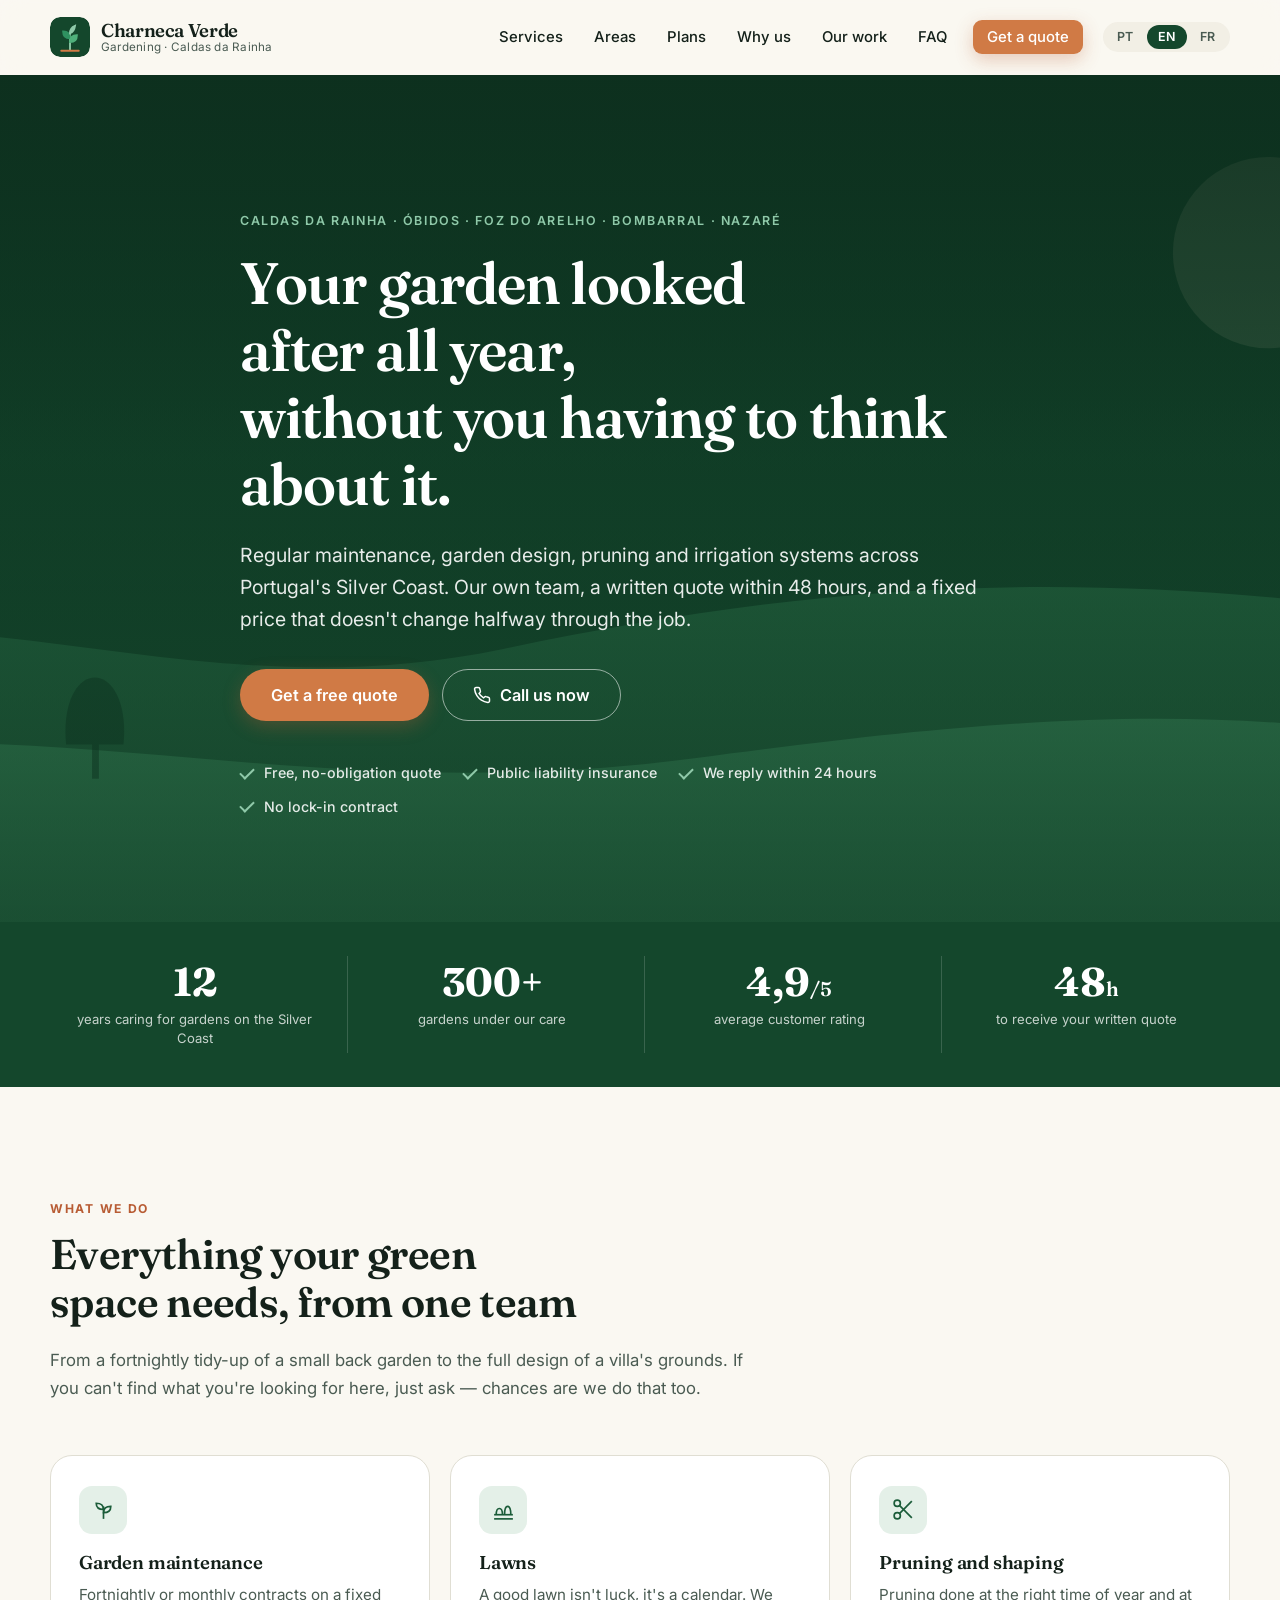
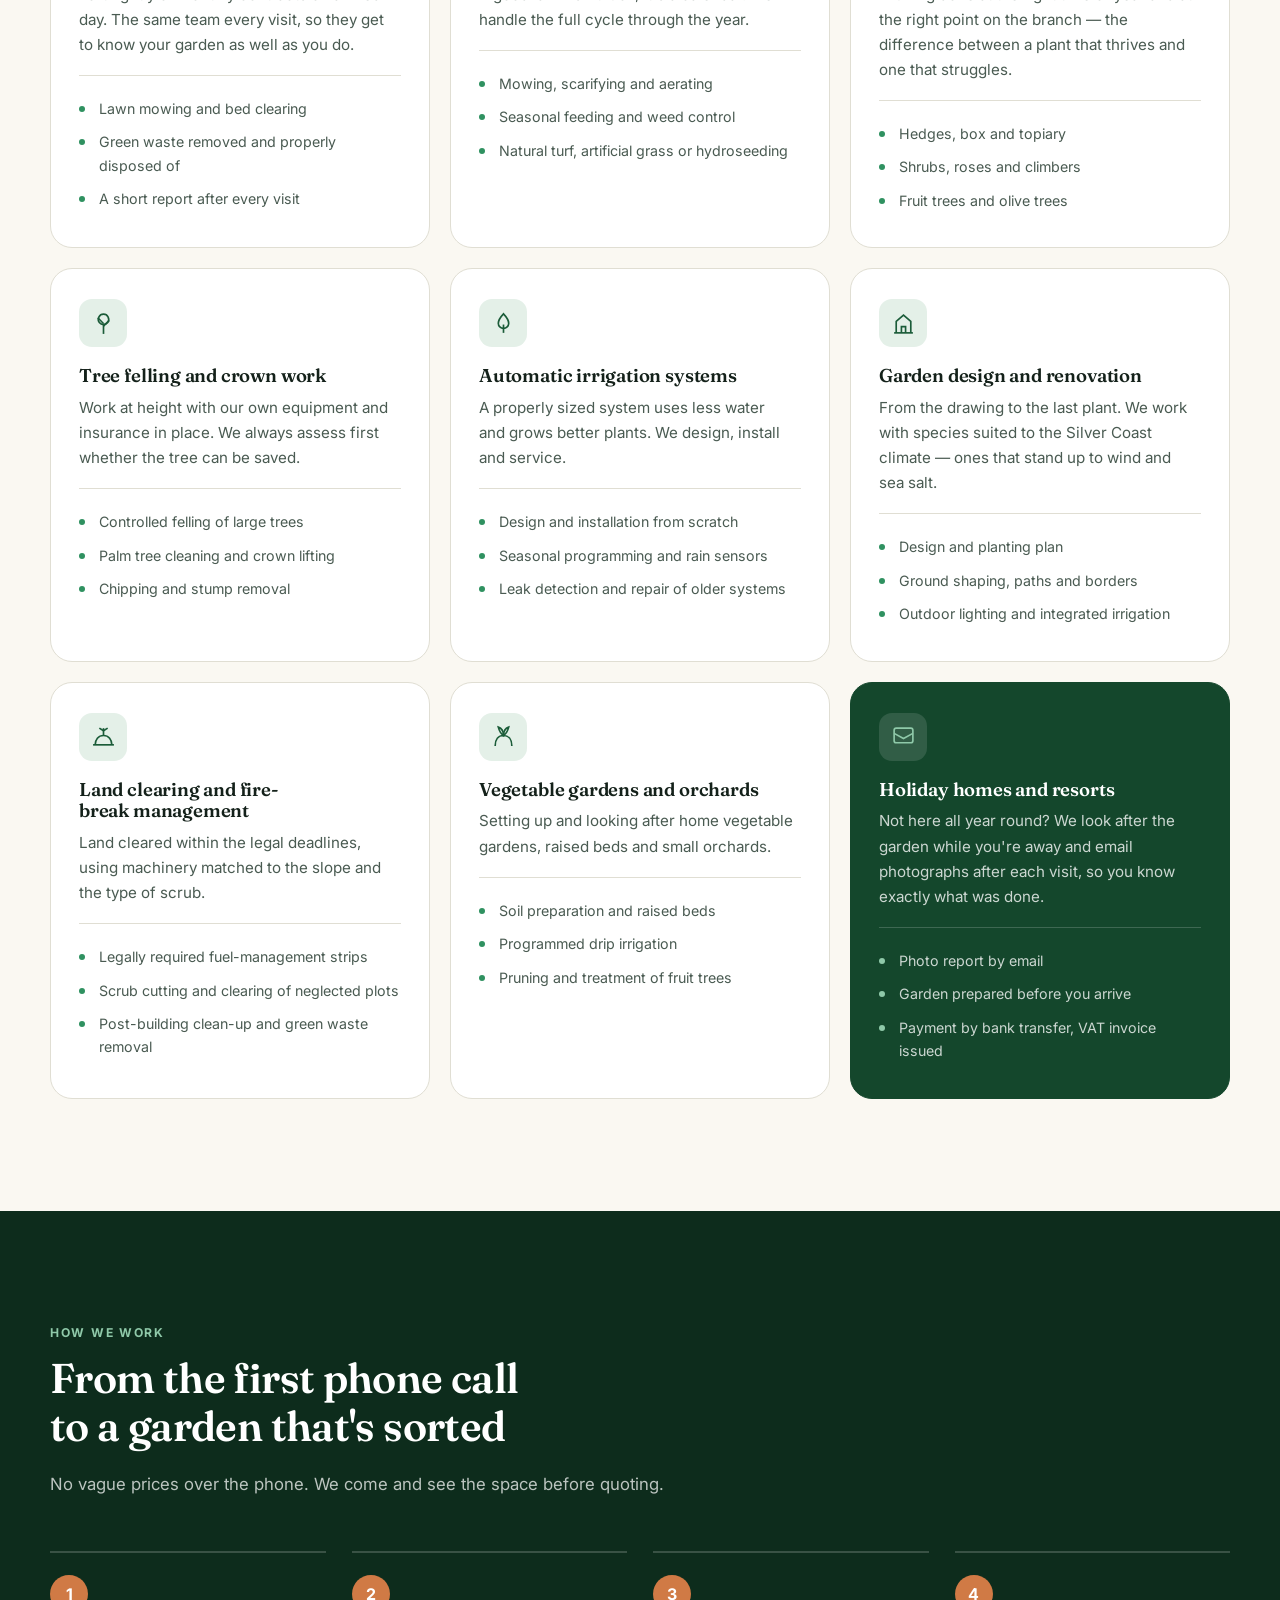
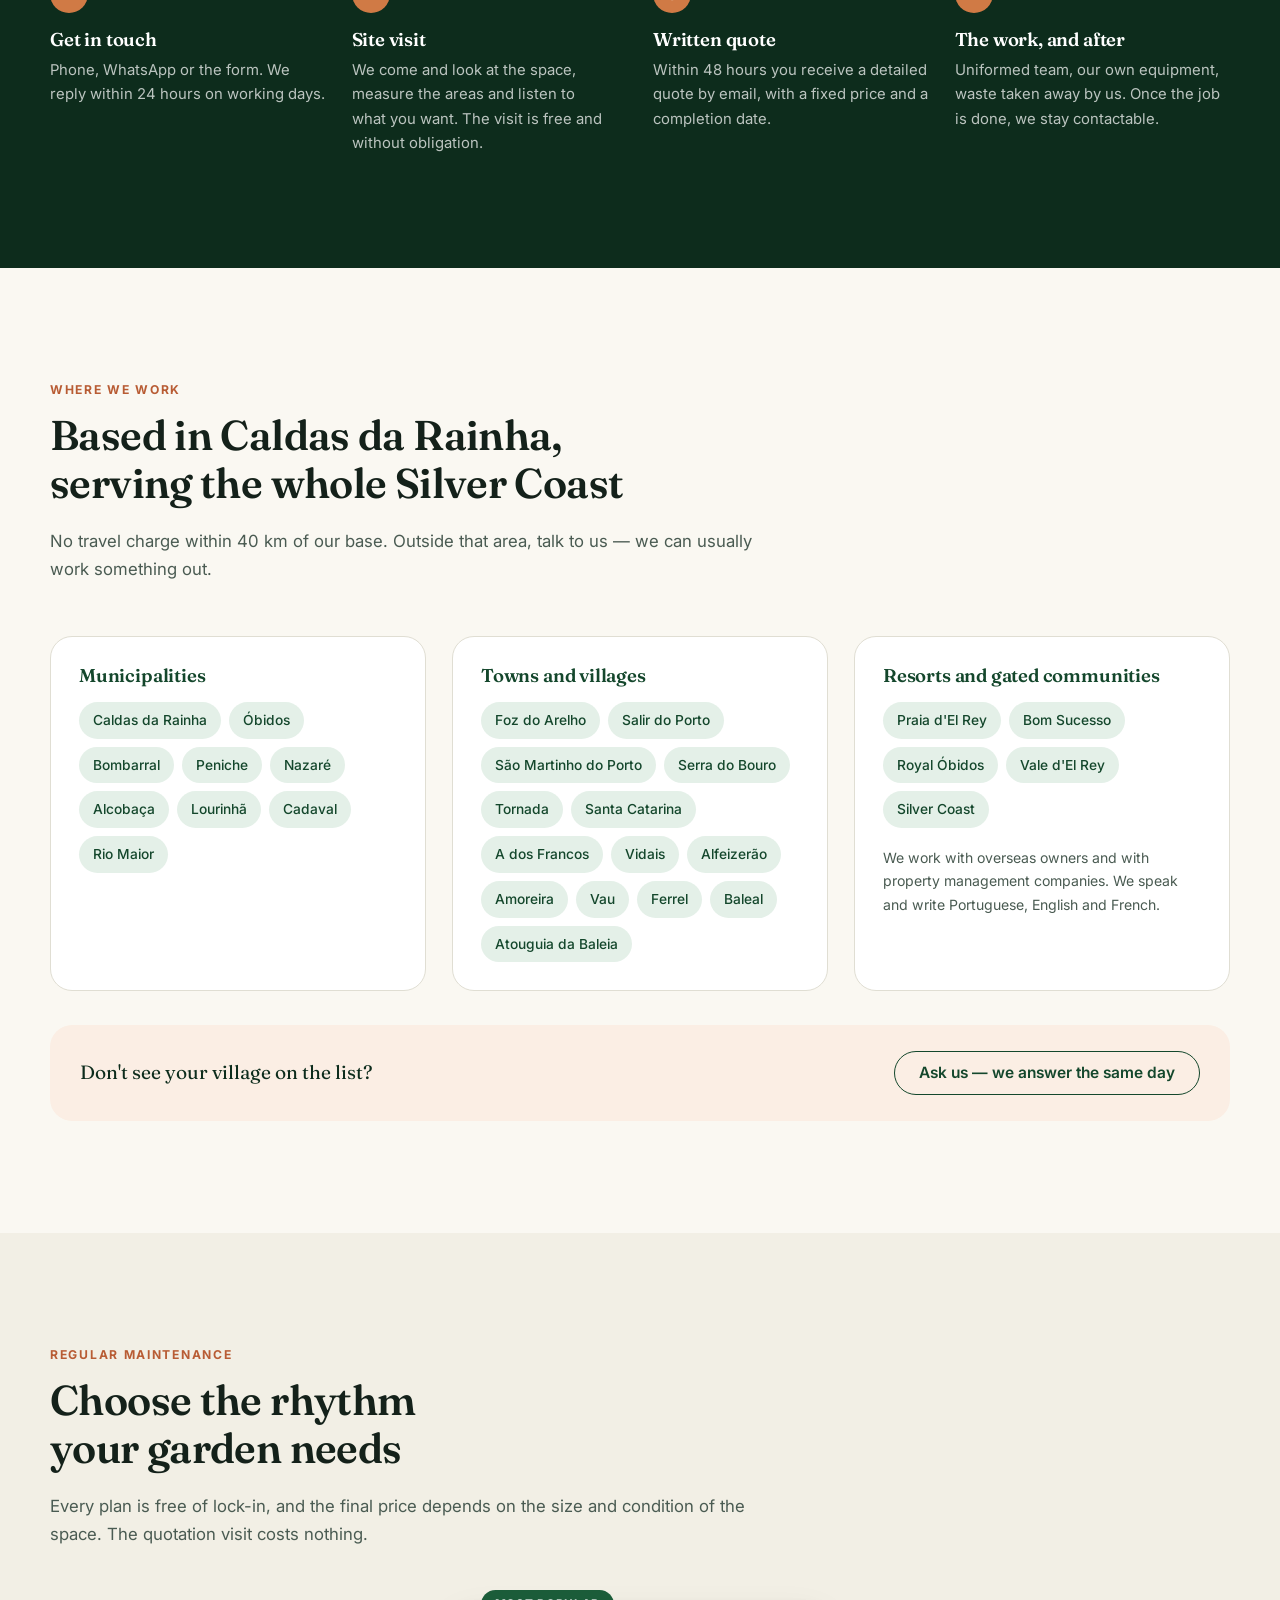
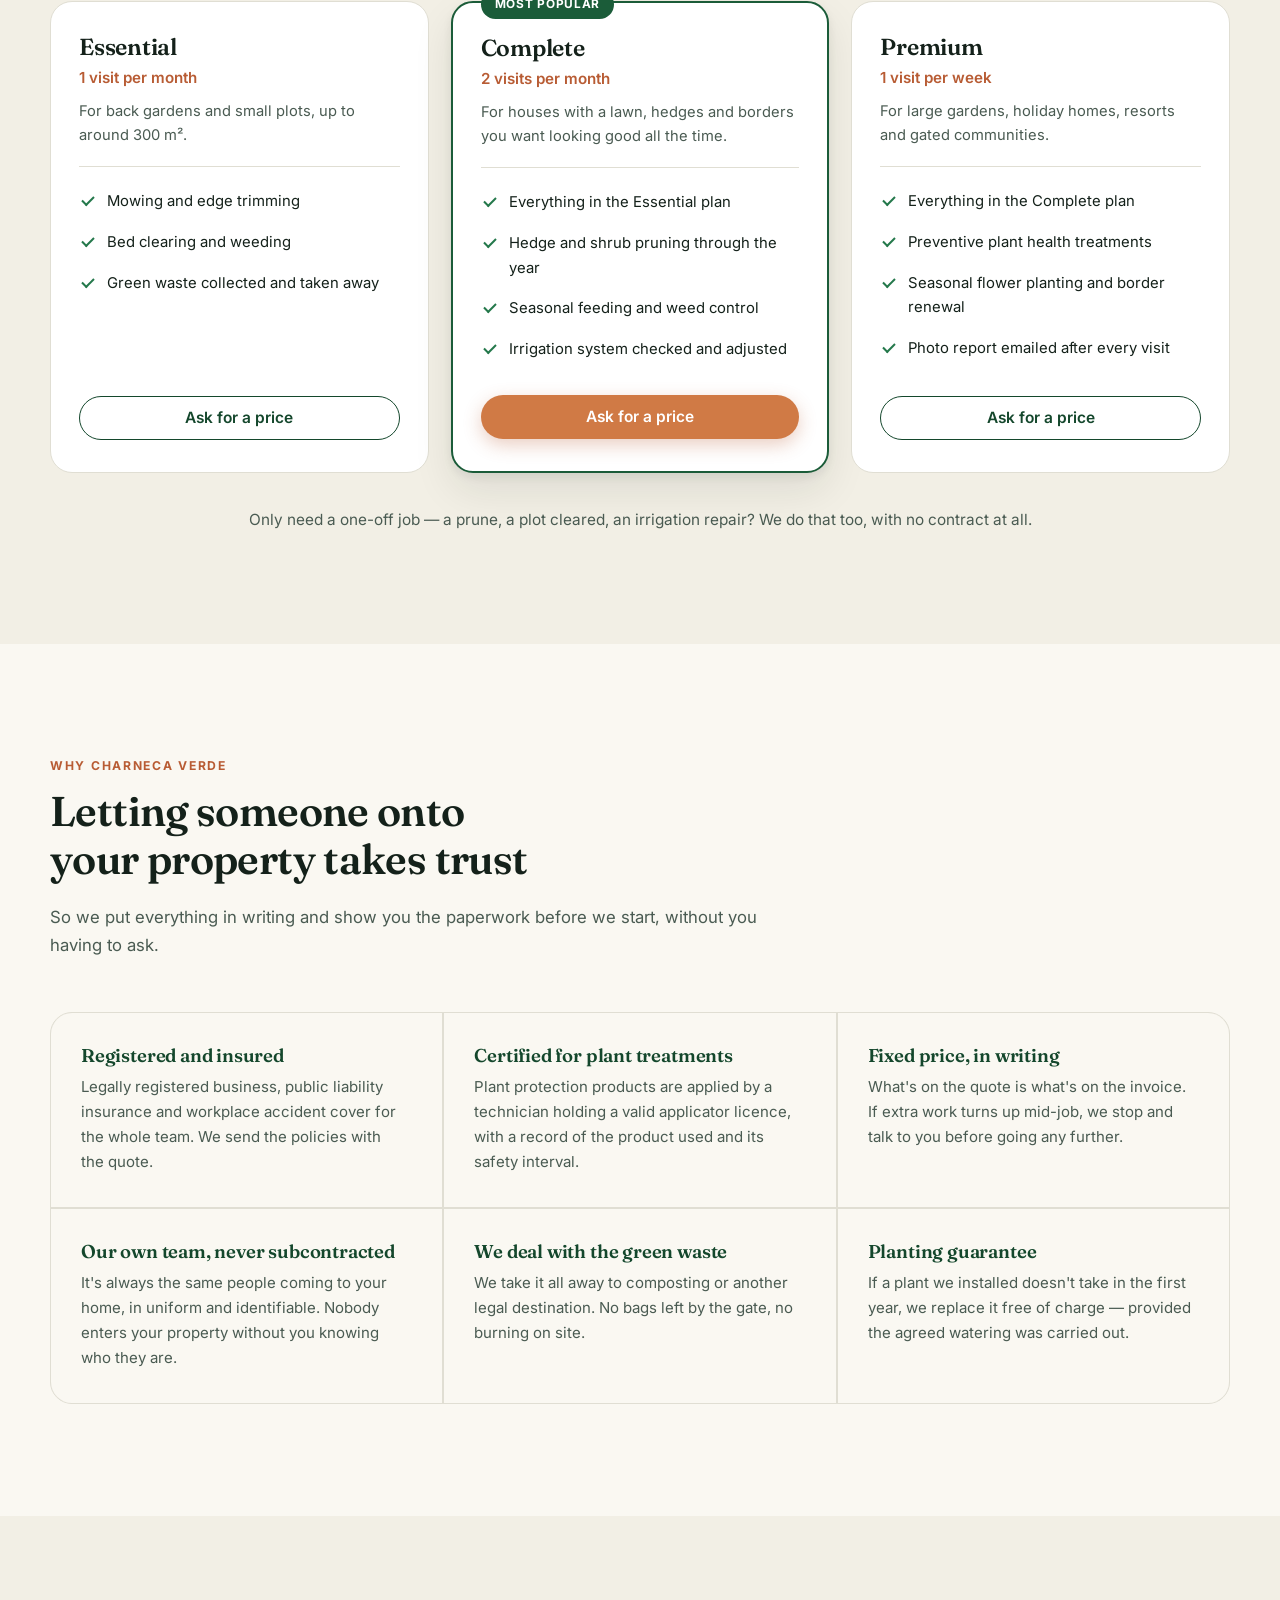
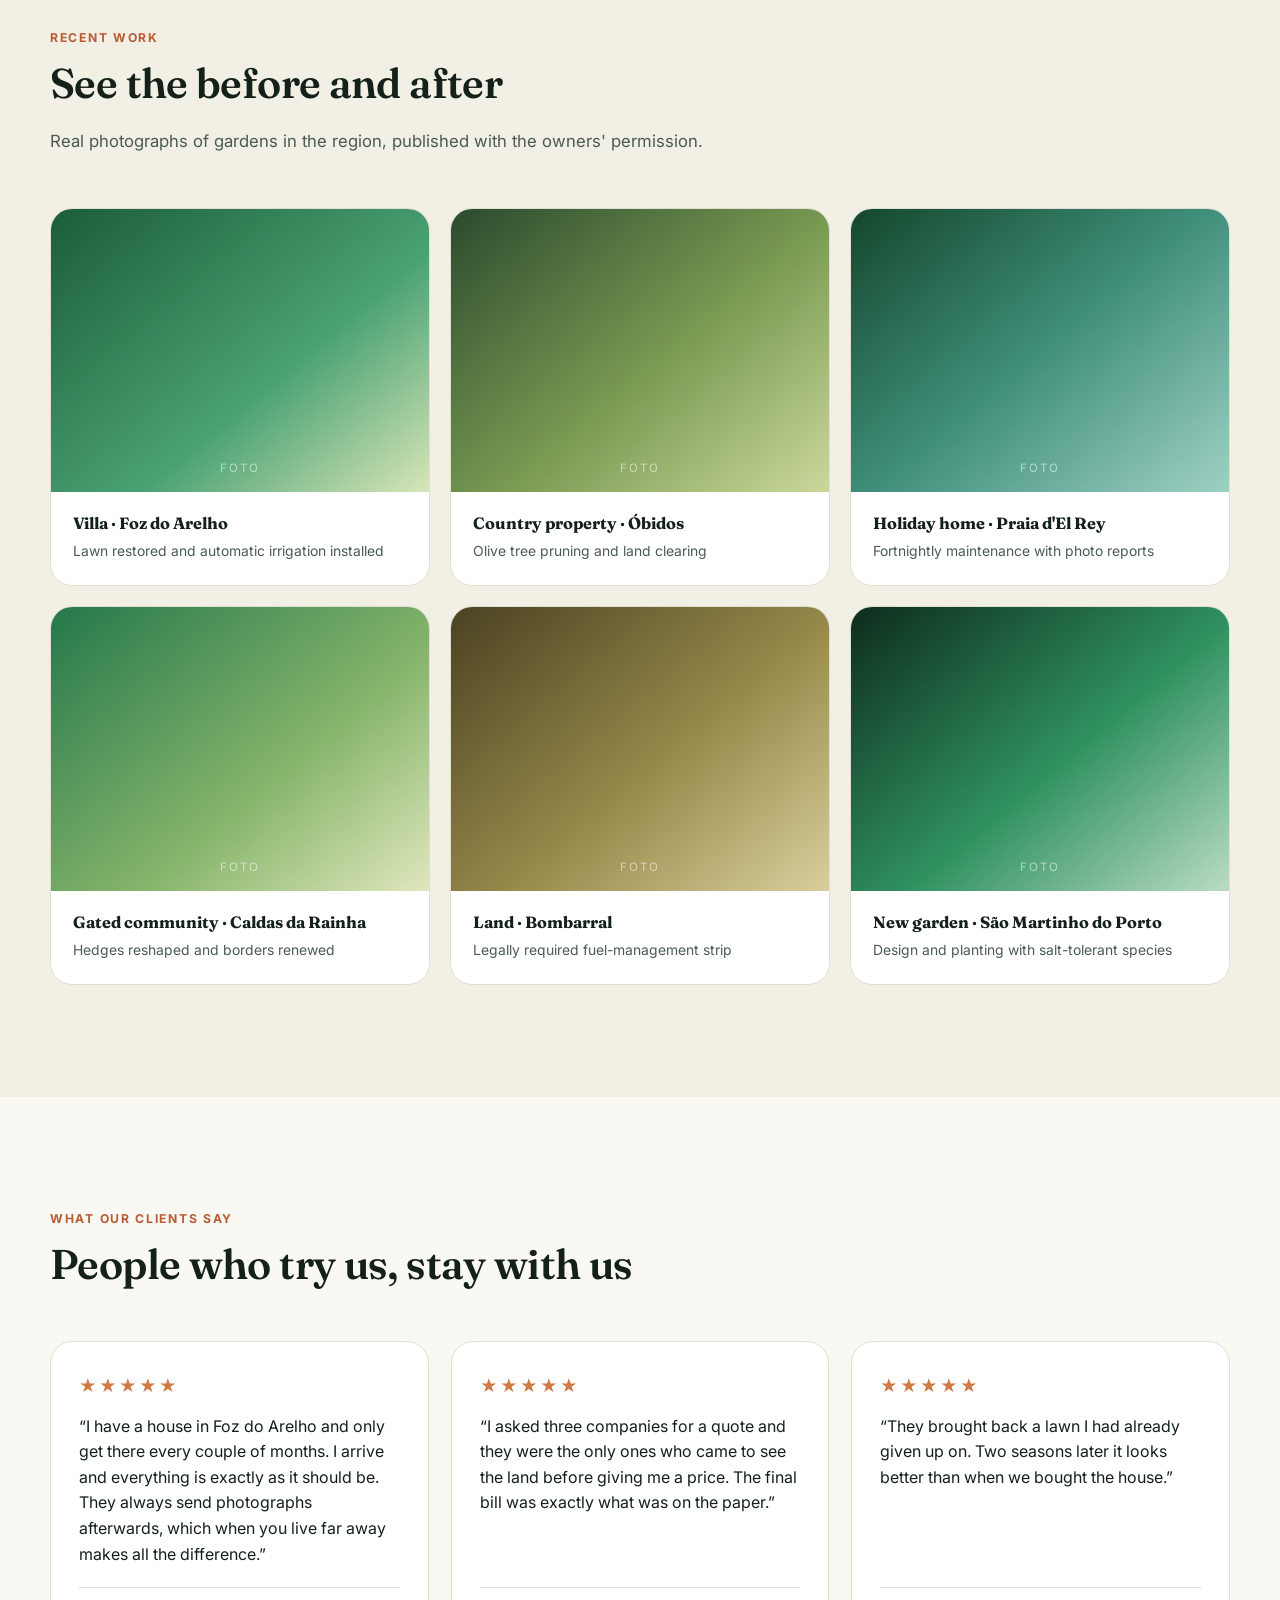
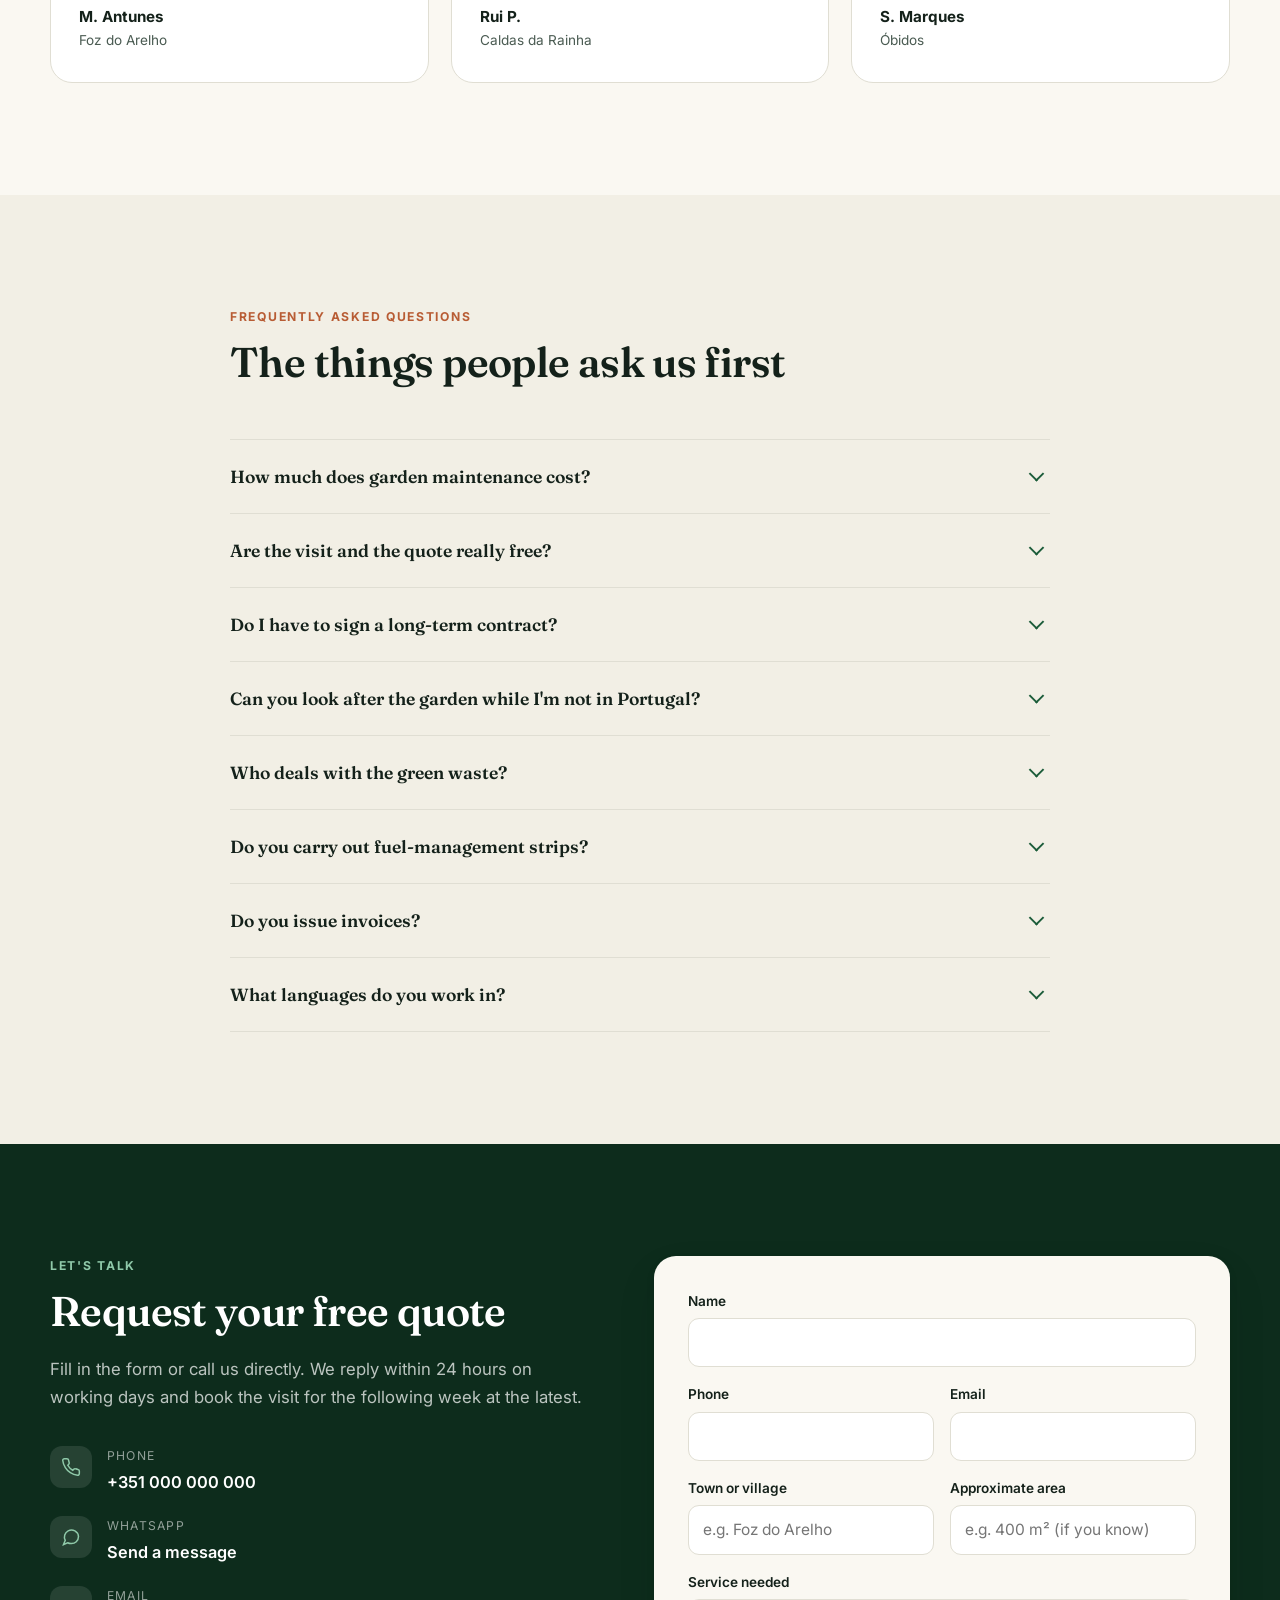
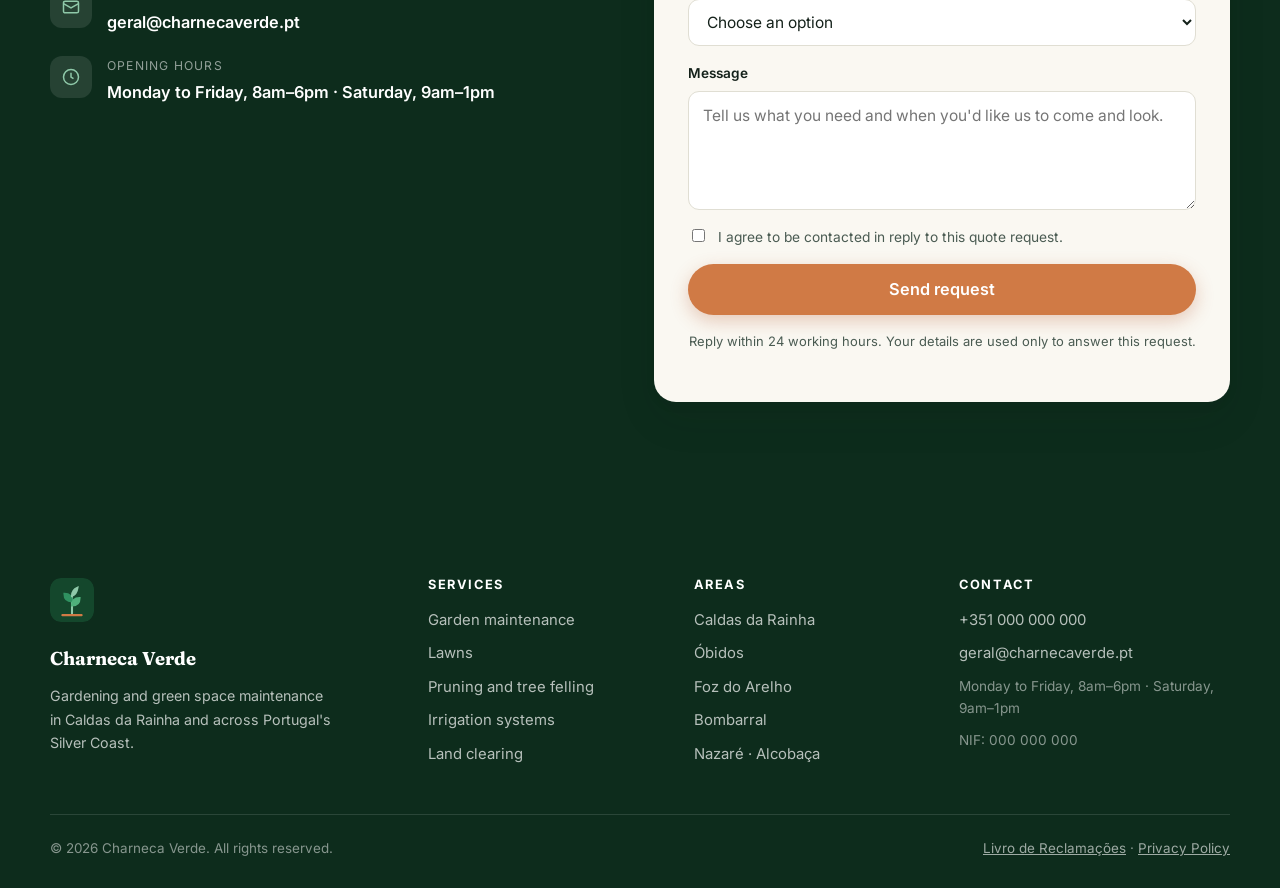
<file: charneca-verde/index.html>
<!DOCTYPE html>
<html lang="pt-PT">
<head>
<meta charset="utf-8">
<meta name="viewport" content="width=device-width, initial-scale=1">
<title data-i18n="meta.title">Charneca Verde — Jardinagem e Manutenção de Jardins | Caldas da Rainha e Oeste</title>
<meta name="description" data-i18n-content="meta.description" content="Manutenção de jardins, poda, relvados, sistemas de rega e limpeza de terrenos nas Caldas da Rainha, Óbidos, Foz do Arelho e toda a região Oeste. Orçamento gratuito em 48 horas.">
<meta name="theme-color" content="#14472C">
<link rel="canonical" href="https://charneca-verde.pages.dev/">
<link rel="alternate" hreflang="pt-PT" href="https://charneca-verde.pages.dev/">
<link rel="alternate" hreflang="en" href="https://charneca-verde.pages.dev/?lang=en">
<link rel="alternate" hreflang="fr" href="https://charneca-verde.pages.dev/?lang=fr">
<link rel="alternate" hreflang="x-default" href="https://charneca-verde.pages.dev/">
<link rel="icon" href="assets/favicon.svg" type="image/svg+xml">
<link rel="apple-touch-icon" href="assets/favicon.svg">

<meta property="og:type" content="website">
<meta property="og:site_name" content="Charneca Verde">
<meta property="og:title" data-i18n-content="meta.ogTitle" content="Charneca Verde — Jardinagem no Oeste">
<meta property="og:description" data-i18n-content="meta.description" content="Manutenção de jardins, poda, relvados e sistemas de rega nas Caldas da Rainha e Oeste. Orçamento gratuito em 48 horas.">
<meta property="og:image" content="https://charneca-verde.pages.dev/assets/og-image.svg">
<meta property="og:url" content="https://charneca-verde.pages.dev/">
<meta property="og:locale" content="pt_PT">
<meta name="twitter:card" content="summary_large_image">

<link rel="preconnect" href="https://fonts.googleapis.com">
<link rel="preconnect" href="https://fonts.gstatic.com" crossorigin>
<link href="https://fonts.googleapis.com/css2?family=Fraunces:opsz,wght@9..144,400;9..144,600;9..144,700&family=Inter:wght@400;500;600;700&display=swap" rel="stylesheet">
<link rel="stylesheet" href="css/styles.css">
</head>
<body>

<a class="skip-link" href="#main" data-i18n="a11y.skip">Saltar para o conteúdo</a>

<!-- ============ HEADER ============ -->
<header class="site-header" id="siteHeader">
  <div class="wrap header-inner">
    <a class="brand" href="#top" aria-label="Charneca Verde">
      <img src="assets/logo.svg" alt="" width="40" height="40" class="brand-mark">
      <span class="brand-text">
        <strong>Charneca Verde</strong>
        <small data-i18n="brand.tagline">Jardinagem · Caldas da Rainha</small>
      </span>
    </a>

    <nav class="main-nav" id="mainNav" aria-label="Principal">
      <a href="#servicos" data-i18n="nav.services">Serviços</a>
      <a href="#zonas" data-i18n="nav.areas">Zonas</a>
      <a href="#planos" data-i18n="nav.plans">Planos</a>
      <a href="#confianca" data-i18n="nav.trust">Porquê nós</a>
      <a href="#galeria" data-i18n="nav.gallery">Trabalhos</a>
      <a href="#faq" data-i18n="nav.faq">Perguntas</a>
      <a class="btn btn-primary btn-sm nav-cta" href="#contacto" data-i18n="nav.cta">Pedir orçamento</a>
    </nav>

    <div class="header-actions">
      <div class="lang-switch" role="group" aria-label="Idioma / Language / Langue">
        <button type="button" data-lang="pt" class="is-active" aria-pressed="true">PT</button>
        <button type="button" data-lang="en" aria-pressed="false">EN</button>
        <button type="button" data-lang="fr" aria-pressed="false">FR</button>
      </div>
      <button class="nav-toggle" id="navToggle" aria-expanded="false" aria-controls="mainNav" aria-label="Menu">
        <span></span><span></span><span></span>
      </button>
    </div>
  </div>
</header>

<main id="main">

<!-- ============ HERO ============ -->
<section class="hero" id="top">
  <div class="hero-bg" aria-hidden="true">
    <svg viewBox="0 0 1440 620" preserveAspectRatio="xMidYMax slice" class="hero-svg">
      <defs>
        <linearGradient id="sky" x1="0" y1="0" x2="0" y2="1">
          <stop offset="0%" stop-color="#0d3a24"/><stop offset="100%" stop-color="#1a5c39"/>
        </linearGradient>
        <linearGradient id="h1g" x1="0" y1="0" x2="0" y2="1">
          <stop offset="0%" stop-color="#2b7a4e"/><stop offset="100%" stop-color="#1f5f3c"/>
        </linearGradient>
        <linearGradient id="h2g" x1="0" y1="0" x2="0" y2="1">
          <stop offset="0%" stop-color="#3d9663"/><stop offset="100%" stop-color="#2c7c50"/>
        </linearGradient>
      </defs>
      <rect width="1440" height="620" fill="url(#sky)"/>
      <circle cx="1180" cy="130" r="70" fill="#f0e6c8" opacity=".16"/>
      <path d="M0 430 C 220 360, 380 470, 620 420 S 1080 350, 1440 420 L1440 620 L0 620Z" fill="url(#h1g)" opacity=".85"/>
      <path d="M0 510 C 260 450, 460 540, 760 500 S 1180 460, 1440 510 L1440 620 L0 620Z" fill="url(#h2g)" opacity=".9"/>
      <g opacity=".5" fill="#0d3a24">
        <path d="M120 470c-4-38 10-62 26-62s30 24 26 62z"/><path d="M143 468h6v34h-6z"/>
        <path d="M300 490c-3-30 8-49 21-49s24 19 21 49z"/><path d="M319 488h5v27h-5z"/>
        <path d="M1290 462c-5-42 11-68 29-68s34 26 29 68z"/><path d="M1316 460h6v38h-6z"/>
      </g>
    </svg>
  </div>

  <div class="wrap hero-inner">
    <p class="eyebrow" data-i18n="hero.eyebrow">Caldas da Rainha · Óbidos · Foz do Arelho · Bombarral · Nazaré</p>
    <h1 data-i18n="hero.h1">O seu jardim tratado o ano inteiro,<br>sem ter de pensar nisso.</h1>
    <p class="lead" data-i18n="hero.lead">Manutenção regular, criação de jardins, poda e sistemas de rega em toda a região Oeste. Equipa própria, orçamento escrito em 48 horas e um preço fechado que não muda a meio do trabalho.</p>

    <div class="hero-cta">
      <a class="btn btn-primary btn-lg" href="#contacto" data-i18n="hero.cta1">Pedir orçamento gratuito</a>
      <a class="btn btn-ghost btn-lg" href="#" data-contact="tel">
        <svg width="18" height="18" viewBox="0 0 24 24" fill="none" stroke="currentColor" stroke-width="2" aria-hidden="true"><path d="M22 16.9v3a2 2 0 0 1-2.2 2 19.8 19.8 0 0 1-8.6-3.1 19.5 19.5 0 0 1-6-6A19.8 19.8 0 0 1 2.1 4.2 2 2 0 0 1 4.1 2h3a2 2 0 0 1 2 1.7c.1 1 .4 1.9.7 2.8a2 2 0 0 1-.5 2.1L8.1 9.9a16 16 0 0 0 6 6l1.3-1.3a2 2 0 0 1 2.1-.4c.9.3 1.8.6 2.8.7a2 2 0 0 1 1.7 2z"/></svg>
        <span data-i18n="hero.cta2">Ligar agora</span>
      </a>
    </div>

    <ul class="hero-chips">
      <li data-i18n="hero.chip1">Orçamento sem compromisso</li>
      <li data-i18n="hero.chip2">Seguro de responsabilidade civil</li>
      <li data-i18n="hero.chip3">Resposta em 24 horas</li>
      <li data-i18n="hero.chip4">Sem fidelização</li>
    </ul>
  </div>
</section>

<!-- ============ STATS ============ -->
<section class="stats" aria-label="Números">
  <div class="wrap stats-grid">
    <div class="stat"><span class="stat-n">12</span><span class="stat-l" data-i18n="stats.years">anos a tratar jardins no Oeste</span></div>
    <div class="stat"><span class="stat-n">300+</span><span class="stat-l" data-i18n="stats.gardens">jardins mantidos</span></div>
    <div class="stat"><span class="stat-n">4,9<small>/5</small></span><span class="stat-l" data-i18n="stats.rating">avaliação média dos clientes</span></div>
    <div class="stat"><span class="stat-n">48<small>h</small></span><span class="stat-l" data-i18n="stats.quote">para receber o orçamento escrito</span></div>
  </div>
</section>

<!-- ============ SERVIÇOS ============ -->
<section class="section" id="servicos">
  <div class="wrap">
    <header class="section-head">
      <p class="kicker" data-i18n="services.kicker">O que fazemos</p>
      <h2 data-i18n="services.h2">Tudo o que o seu espaço verde precisa, numa só equipa</h2>
      <p class="section-sub" data-i18n="services.sub">Da manutenção quinzenal de um quintal ao projeto completo de um jardim de moradia. Se não encontrar aqui o que procura, pergunte — é provável que também façamos.</p>
    </header>

    <div class="cards">

      <article class="card">
        <div class="card-ico" aria-hidden="true">
          <svg viewBox="0 0 24 24" fill="none" stroke="currentColor" stroke-width="1.6"><path d="M12 21V9"/><path d="M12 12c-4 0-7-2-7-6 4 0 7 2 7 6z"/><path d="M12 15c4 0 7-2 7-6-4 0-7 2-7 6z"/></svg>
        </div>
        <h3 data-i18n="svc.maint.t">Manutenção de jardins</h3>
        <p data-i18n="svc.maint.d">Contratos quinzenais ou mensais com dia fixo. A mesma equipa todos os meses, para conhecer o seu jardim tão bem como você.</p>
        <ul class="card-list">
          <li data-i18n="svc.maint.b1">Corte de relva e limpeza de canteiros</li>
          <li data-i18n="svc.maint.b2">Remoção e encaminhamento de resíduos verdes</li>
          <li data-i18n="svc.maint.b3">Relatório após cada intervenção</li>
        </ul>
      </article>

      <article class="card">
        <div class="card-ico" aria-hidden="true">
          <svg viewBox="0 0 24 24" fill="none" stroke="currentColor" stroke-width="1.6"><path d="M3 17h18"/><path d="M5 17c0-3 1-6 3-6s3 3 3 6"/><path d="M13 17c0-4 1-8 3-8s3 4 3 8"/><path d="M3 21h18"/></svg>
        </div>
        <h3 data-i18n="svc.lawn.t">Relvados</h3>
        <p data-i18n="svc.lawn.d">Um relvado bonito não é sorte, é calendário. Tratamos do ciclo completo ao longo do ano.</p>
        <ul class="card-list">
          <li data-i18n="svc.lawn.b1">Corte, escarificação e arejamento</li>
          <li data-i18n="svc.lawn.b2">Fertilização sazonal e controlo de infestantes</li>
          <li data-i18n="svc.lawn.b3">Instalação de relva natural, sintética ou hidrossementeira</li>
        </ul>
      </article>

      <article class="card">
        <div class="card-ico" aria-hidden="true">
          <svg viewBox="0 0 24 24" fill="none" stroke="currentColor" stroke-width="1.6"><circle cx="6" cy="6" r="3"/><circle cx="6" cy="18" r="3"/><path d="M20 4 8.1 15.9"/><path d="m8.1 8.1 11.9 11.9"/></svg>
        </div>
        <h3 data-i18n="svc.prune.t">Poda e modelação</h3>
        <p data-i18n="svc.prune.d">Poda feita na altura certa do ano e no sítio certo do ramo — a diferença entre uma planta que rebenta e uma planta que sofre.</p>
        <ul class="card-list">
          <li data-i18n="svc.prune.b1">Sebes, buxos e topiária</li>
          <li data-i18n="svc.prune.b2">Arbustos, roseiras e trepadeiras</li>
          <li data-i18n="svc.prune.b3">Fruteiras e oliveiras</li>
        </ul>
      </article>

      <article class="card">
        <div class="card-ico" aria-hidden="true">
          <svg viewBox="0 0 24 24" fill="none" stroke="currentColor" stroke-width="1.6"><path d="M12 22V12"/><path d="M12 12 6.5 6.5"/><path d="M12 14.5 17.5 9"/><path d="M12 3a5 5 0 0 0-4 8 5 5 0 0 0 8 0 5 5 0 0 0-4-8z"/></svg>
        </div>
        <h3 data-i18n="svc.tree.t">Abate e desrama de árvores</h3>
        <p data-i18n="svc.tree.d">Trabalho em altura com equipamento próprio e seguro em dia. Avaliamos primeiro se a árvore pode ser salva.</p>
        <ul class="card-list">
          <li data-i18n="svc.tree.b1">Abate controlado de árvores de grande porte</li>
          <li data-i18n="svc.tree.b2">Limpeza e desrama de palmeiras</li>
          <li data-i18n="svc.tree.b3">Destroçamento e remoção de cepos</li>
        </ul>
      </article>

      <article class="card">
        <div class="card-ico" aria-hidden="true">
          <svg viewBox="0 0 24 24" fill="none" stroke="currentColor" stroke-width="1.6"><path d="M12 2.7s5 5.3 5 9a5 5 0 0 1-10 0c0-3.7 5-9 5-9z"/><path d="M12 13v8"/></svg>
        </div>
        <h3 data-i18n="svc.irrig.t">Sistemas de rega automática</h3>
        <p data-i18n="svc.irrig.d">Rega bem dimensionada gasta menos água e dá melhores plantas. Projetamos, instalamos e assistimos.</p>
        <ul class="card-list">
          <li data-i18n="svc.irrig.b1">Projeto e instalação de raiz</li>
          <li data-i18n="svc.irrig.b2">Programação sazonal e sensores de chuva</li>
          <li data-i18n="svc.irrig.b3">Deteção de fugas e reparação de sistemas antigos</li>
        </ul>
      </article>

      <article class="card">
        <div class="card-ico" aria-hidden="true">
          <svg viewBox="0 0 24 24" fill="none" stroke="currentColor" stroke-width="1.6"><path d="M3 21h18"/><path d="M5 21V10l7-6 7 6v11"/><path d="M10 21v-6h4v6"/></svg>
        </div>
        <h3 data-i18n="svc.design.t">Criação e remodelação de jardins</h3>
        <p data-i18n="svc.design.d">Do desenho à última planta. Trabalhamos com espécies adaptadas ao clima do Oeste, que aguentam vento e sal da costa.</p>
        <ul class="card-list">
          <li data-i18n="svc.design.b1">Projeto e plano de plantação</li>
          <li data-i18n="svc.design.b2">Modelação de terreno, caminhos e canteiros</li>
          <li data-i18n="svc.design.b3">Iluminação exterior e rega integrada</li>
        </ul>
      </article>

      <article class="card">
        <div class="card-ico" aria-hidden="true">
          <svg viewBox="0 0 24 24" fill="none" stroke="currentColor" stroke-width="1.6"><path d="M2 20h20"/><path d="M4 20c0-5 3-9 8-9s8 4 8 9"/><path d="M12 11V4"/><path d="M12 6.5 8 4"/><path d="m12 6.5 4-2.5"/></svg>
        </div>
        <h3 data-i18n="svc.land.t">Limpeza de terrenos e gestão de combustível</h3>
        <p data-i18n="svc.land.d">Terrenos limpos dentro dos prazos legais, com máquina adequada ao declive e ao tipo de mato.</p>
        <ul class="card-list">
          <li data-i18n="svc.land.b1">Faixas de gestão de combustível</li>
          <li data-i18n="svc.land.b2">Corte de mato e desmatação de terrenos ao abandono</li>
          <li data-i18n="svc.land.b3">Limpeza pós-obra e remoção de entulho verde</li>
        </ul>
      </article>

      <article class="card">
        <div class="card-ico" aria-hidden="true">
          <svg viewBox="0 0 24 24" fill="none" stroke="currentColor" stroke-width="1.6"><path d="M4 21c0-6 3-10 8-10s8 4 8 10"/><path d="M12 11c0-4 2-7 5-8-1 4-2 6-5 8z"/><path d="M12 11C12 7 10 4 7 3c1 4 2 6 5 8z"/></svg>
        </div>
        <h3 data-i18n="svc.veg.t">Hortas e pomares</h3>
        <p data-i18n="svc.veg.d">Instalação e acompanhamento de hortas domésticas, canteiros elevados e pequenos pomares.</p>
        <ul class="card-list">
          <li data-i18n="svc.veg.b1">Preparação de solo e canteiros elevados</li>
          <li data-i18n="svc.veg.b2">Rega gota a gota programada</li>
          <li data-i18n="svc.veg.b3">Poda e tratamento de fruteiras</li>
        </ul>
      </article>

      <article class="card card-accent">
        <div class="card-ico" aria-hidden="true">
          <svg viewBox="0 0 24 24" fill="none" stroke="currentColor" stroke-width="1.6"><rect x="3" y="4" width="18" height="14" rx="2"/><path d="m3 9 9 5 9-5"/></svg>
        </div>
        <h3 data-i18n="svc.holiday.t">Casas de férias e resorts</h3>
        <p data-i18n="svc.holiday.d">Não vive cá o ano inteiro? Tratamos do jardim na sua ausência e enviamos fotografias depois de cada visita, para saber exatamente o que foi feito.</p>
        <ul class="card-list">
          <li data-i18n="svc.holiday.b1">Relatório fotográfico por email</li>
          <li data-i18n="svc.holiday.b2">Preparação do jardim antes da sua chegada</li>
          <li data-i18n="svc.holiday.b3">Pagamento por transferência, fatura com IVA</li>
        </ul>
      </article>

    </div>
  </div>
</section>

<!-- ============ PROCESSO ============ -->
<section class="section section-dark" id="processo">
  <div class="wrap">
    <header class="section-head">
      <p class="kicker" data-i18n="process.kicker">Como trabalhamos</p>
      <h2 data-i18n="process.h2">Do primeiro telefonema ao jardim tratado</h2>
      <p class="section-sub" data-i18n="process.sub">Sem surpresas e sem orçamentos vagos ao telefone. Vemos o espaço antes de dar um preço.</p>
    </header>

    <ol class="steps">
      <li class="step">
        <span class="step-n">1</span>
        <h3 data-i18n="process.s1t">Fala connosco</h3>
        <p data-i18n="process.s1d">Telefone, WhatsApp ou formulário. Respondemos em 24 horas, dias úteis.</p>
      </li>
      <li class="step">
        <span class="step-n">2</span>
        <h3 data-i18n="process.s2t">Visita ao local</h3>
        <p data-i18n="process.s2d">Vamos ver o espaço, medimos as áreas e ouvimos o que quer. A visita é gratuita e sem compromisso.</p>
      </li>
      <li class="step">
        <span class="step-n">3</span>
        <h3 data-i18n="process.s3t">Orçamento escrito</h3>
        <p data-i18n="process.s3d">Em 48 horas recebe por email um orçamento detalhado, com preço fechado e prazo de execução.</p>
      </li>
      <li class="step">
        <span class="step-n">4</span>
        <h3 data-i18n="process.s4t">Execução e acompanhamento</h3>
        <p data-i18n="process.s4d">Equipa fardada, material próprio, resíduos levados por nós. Depois do trabalho, ficamos disponíveis.</p>
      </li>
    </ol>
  </div>
</section>

<!-- ============ ZONAS ============ -->
<section class="section" id="zonas">
  <div class="wrap">
    <header class="section-head">
      <p class="kicker" data-i18n="areas.kicker">Onde atuamos</p>
      <h2 data-i18n="areas.h2">Estamos nas Caldas da Rainha e servimos todo o Oeste</h2>
      <p class="section-sub" data-i18n="areas.sub">Deslocamo-nos sem custo adicional num raio de 40 km da nossa base. Fora dessa área, falamos — quase sempre dá para combinar.</p>
    </header>

    <div class="areas">
      <div class="areas-block">
        <h3 data-i18n="areas.g1t">Concelhos</h3>
        <ul class="pill-list">
          <li>Caldas da Rainha</li><li>Óbidos</li><li>Bombarral</li><li>Peniche</li>
          <li>Nazaré</li><li>Alcobaça</li><li>Lourinhã</li><li>Cadaval</li><li>Rio Maior</li>
        </ul>
      </div>

      <div class="areas-block">
        <h3 data-i18n="areas.g2t">Localidades</h3>
        <ul class="pill-list">
          <li>Foz do Arelho</li><li>Salir do Porto</li><li>São Martinho do Porto</li>
          <li>Serra do Bouro</li><li>Tornada</li><li>Santa Catarina</li><li>A dos Francos</li>
          <li>Vidais</li><li>Alfeizerão</li><li>Amoreira</li><li>Vau</li><li>Ferrel</li>
          <li>Baleal</li><li>Atouguia da Baleia</li>
        </ul>
      </div>

      <div class="areas-block">
        <h3 data-i18n="areas.g3t">Resorts e condomínios</h3>
        <ul class="pill-list">
          <li>Praia d'El Rey</li><li>Bom Sucesso</li><li>Royal Óbidos</li>
          <li>Vale d'El Rey</li><li>Silver Coast</li>
        </ul>
        <p class="areas-note" data-i18n="areas.g3note">Trabalhamos com proprietários estrangeiros e com empresas de gestão de propriedades. Comunicamos em português, inglês e francês.</p>
      </div>
    </div>

    <div class="areas-cta">
      <p data-i18n="areas.ctaText">Não vê a sua localidade na lista?</p>
      <a class="btn btn-outline" href="#contacto" data-i18n="areas.ctaBtn">Pergunte-nos — respondemos no mesmo dia</a>
    </div>
  </div>
</section>

<!-- ============ PLANOS ============ -->
<section class="section section-tint" id="planos">
  <div class="wrap">
    <header class="section-head">
      <p class="kicker" data-i18n="plans.kicker">Manutenção regular</p>
      <h2 data-i18n="plans.h2">Escolha o ritmo do seu jardim</h2>
      <p class="section-sub" data-i18n="plans.sub">Todos os planos são sem fidelização e o preço final depende da área e do estado do espaço. A visita para orçamento é gratuita.</p>
    </header>

    <div class="plans">
      <article class="plan">
        <h3 data-i18n="plans.p1t">Essencial</h3>
        <p class="plan-freq" data-i18n="plans.p1f">1 visita por mês</p>
        <p class="plan-for" data-i18n="plans.p1for">Para quintais e jardins pequenos, até cerca de 300 m².</p>
        <ul class="check">
          <li data-i18n="plans.p1a">Corte de relva e aparo de bordaduras</li>
          <li data-i18n="plans.p1b">Limpeza de canteiros e remoção de ervas</li>
          <li data-i18n="plans.p1c">Recolha e encaminhamento dos resíduos verdes</li>
        </ul>
        <a class="btn btn-outline btn-block" href="#contacto" data-i18n="plans.cta">Pedir preço</a>
      </article>

      <article class="plan plan-featured">
        <span class="plan-badge" data-i18n="plans.badge">O mais escolhido</span>
        <h3 data-i18n="plans.p2t">Completo</h3>
        <p class="plan-freq" data-i18n="plans.p2f">2 visitas por mês</p>
        <p class="plan-for" data-i18n="plans.p2for">Para moradias com relvado, sebes e canteiros que se quer sempre apresentáveis.</p>
        <ul class="check">
          <li data-i18n="plans.p2a">Tudo o que está no plano Essencial</li>
          <li data-i18n="plans.p2b">Poda de sebes e arbustos ao longo do ano</li>
          <li data-i18n="plans.p2c">Fertilização sazonal e controlo de infestantes</li>
          <li data-i18n="plans.p2d">Verificação e ajuste do sistema de rega</li>
        </ul>
        <a class="btn btn-primary btn-block" href="#contacto" data-i18n="plans.cta">Pedir preço</a>
      </article>

      <article class="plan">
        <h3 data-i18n="plans.p3t">Premium</h3>
        <p class="plan-freq" data-i18n="plans.p3f">1 visita por semana</p>
        <p class="plan-for" data-i18n="plans.p3for">Para jardins grandes, casas de férias, resorts e condomínios.</p>
        <ul class="check">
          <li data-i18n="plans.p3a">Tudo o que está no plano Completo</li>
          <li data-i18n="plans.p3b">Tratamento fitossanitário preventivo</li>
          <li data-i18n="plans.p3c">Plantação sazonal de flor e renovação de canteiros</li>
          <li data-i18n="plans.p3d">Relatório fotográfico por email após cada visita</li>
        </ul>
        <a class="btn btn-outline btn-block" href="#contacto" data-i18n="plans.cta">Pedir preço</a>
      </article>
    </div>

    <p class="plans-foot" data-i18n="plans.foot">Precisa apenas de um trabalho pontual — uma poda, uma limpeza de terreno, uma reparação de rega? Também fazemos, sem contrato nenhum.</p>
  </div>
</section>

<!-- ============ CONFIANÇA ============ -->
<section class="section" id="confianca">
  <div class="wrap">
    <header class="section-head">
      <p class="kicker" data-i18n="trust.kicker">Porquê a Charneca Verde</p>
      <h2 data-i18n="trust.h2">Deixar entrar alguém na sua propriedade exige confiança</h2>
      <p class="section-sub" data-i18n="trust.sub">Por isso pomos tudo por escrito e mostramos os documentos antes de começar, sem ser preciso pedir.</p>
    </header>

    <div class="trust-grid">
      <article class="trust-item">
        <h3 data-i18n="trust.t1">Empresa registada e segurada</h3>
        <p data-i18n="trust.d1">Atividade legalmente registada, seguro de responsabilidade civil e seguro de acidentes de trabalho para toda a equipa. Enviamos as apólices com o orçamento.</p>
      </article>
      <article class="trust-item">
        <h3 data-i18n="trust.t2">Aplicação de produtos com credencial</h3>
        <p data-i18n="trust.d2">Os tratamentos fitofarmacêuticos são feitos por técnico com credencial de aplicador válida, com registo do produto aplicado e do intervalo de segurança.</p>
      </article>
      <article class="trust-item">
        <h3 data-i18n="trust.t3">Preço fechado, por escrito</h3>
        <p data-i18n="trust.d3">O que está no orçamento é o que vai na fatura. Se aparecer trabalho extra a meio, paramos e falamos consigo antes de avançar.</p>
      </article>
      <article class="trust-item">
        <h3 data-i18n="trust.t4">Equipa própria, sem subcontratação</h3>
        <p data-i18n="trust.d4">São sempre as mesmas pessoas a ir a sua casa, fardadas e identificadas. Ninguém entra na sua propriedade sem que saiba quem é.</p>
      </article>
      <article class="trust-item">
        <h3 data-i18n="trust.t5">Resíduos verdes tratados por nós</h3>
        <p data-i18n="trust.d5">Levamos tudo e encaminhamos para compostagem ou destino legal. Não deixamos sacos à porta nem queimamos no terreno.</p>
      </article>
      <article class="trust-item">
        <h3 data-i18n="trust.t6">Garantia nas plantações</h3>
        <p data-i18n="trust.d6">Se uma planta que instalámos não vingar no primeiro ano, substituímo-la sem custo — desde que a rega acordada tenha sido cumprida.</p>
      </article>
    </div>
  </div>
</section>

<!-- ============ GALERIA ============ -->
<section class="section section-tint" id="galeria">
  <div class="wrap">
    <header class="section-head">
      <p class="kicker" data-i18n="gallery.kicker">Trabalhos recentes</p>
      <h2 data-i18n="gallery.h2">Veja o antes e o depois</h2>
      <p class="section-sub" data-i18n="gallery.sub">Fotografias reais de jardins na região, publicadas com autorização dos proprietários.</p>
    </header>

    <div class="gallery">
      <figure class="shot"><div class="ph ph-1" aria-hidden="true"></div><figcaption><strong data-i18n="gallery.c1t">Moradia · Foz do Arelho</strong><span data-i18n="gallery.c1d">Relvado recuperado e rega automática instalada</span></figcaption></figure>
      <figure class="shot"><div class="ph ph-2" aria-hidden="true"></div><figcaption><strong data-i18n="gallery.c2t">Quinta · Óbidos</strong><span data-i18n="gallery.c2d">Poda de oliveiras e limpeza de terreno</span></figcaption></figure>
      <figure class="shot"><div class="ph ph-3" aria-hidden="true"></div><figcaption><strong data-i18n="gallery.c3t">Casa de férias · Praia d'El Rey</strong><span data-i18n="gallery.c3d">Manutenção quinzenal com relatório fotográfico</span></figcaption></figure>
      <figure class="shot"><div class="ph ph-4" aria-hidden="true"></div><figcaption><strong data-i18n="gallery.c4t">Condomínio · Caldas da Rainha</strong><span data-i18n="gallery.c4d">Sebes modeladas e canteiros renovados</span></figcaption></figure>
      <figure class="shot"><div class="ph ph-5" aria-hidden="true"></div><figcaption><strong data-i18n="gallery.c5t">Terreno · Bombarral</strong><span data-i18n="gallery.c5d">Faixa de gestão de combustível</span></figcaption></figure>
      <figure class="shot"><div class="ph ph-6" aria-hidden="true"></div><figcaption><strong data-i18n="gallery.c6t">Jardim novo · São Martinho do Porto</strong><span data-i18n="gallery.c6d">Projeto e plantação com espécies resistentes ao sal</span></figcaption></figure>
    </div>
  </div>
</section>

<!-- ============ TESTEMUNHOS ============ -->
<section class="section" id="testemunhos">
  <div class="wrap">
    <header class="section-head">
      <p class="kicker" data-i18n="revs.kicker">O que dizem os clientes</p>
      <h2 data-i18n="revs.h2">Quem nos conhece, fica</h2>
    </header>

    <div class="revs">
      <figure class="rev">
        <div class="rev-stars" aria-label="5 de 5">★★★★★</div>
        <blockquote data-i18n="revs.q1">Tenho a casa em Foz do Arelho e só lá vou de dois em dois meses. Chego e está tudo como deve estar. Mandam sempre fotografias depois de irem, o que para quem está longe faz toda a diferença.</blockquote>
        <figcaption><strong>M. Antunes</strong><span>Foz do Arelho</span></figcaption>
      </figure>
      <figure class="rev">
        <div class="rev-stars" aria-label="5 de 5">★★★★★</div>
        <blockquote data-i18n="revs.q2">Pedi três orçamentos e foram os únicos que vieram ver o terreno antes de dar um preço. O valor final foi exatamente o que estava no papel.</blockquote>
        <figcaption><strong>Rui P.</strong><span>Caldas da Rainha</span></figcaption>
      </figure>
      <figure class="rev">
        <div class="rev-stars" aria-label="5 de 5">★★★★★</div>
        <blockquote data-i18n="revs.q3">Recuperaram um relvado que eu já tinha dado por perdido. Ao fim de duas estações está melhor do que quando comprámos a casa.</blockquote>
        <figcaption><strong>S. Marques</strong><span>Óbidos</span></figcaption>
      </figure>
    </div>
  </div>
</section>

<!-- ============ FAQ ============ -->
<section class="section section-tint" id="faq">
  <div class="wrap wrap-narrow">
    <header class="section-head">
      <p class="kicker" data-i18n="faq.kicker">Perguntas frequentes</p>
      <h2 data-i18n="faq.h2">As dúvidas que nos põem primeiro</h2>
    </header>

    <div class="faq">
      <details>
        <summary data-i18n="faq.q1">Quanto custa a manutenção de um jardim?</summary>
        <p data-i18n="faq.a1">Depende da área, da frequência das visitas e do estado atual do espaço. Um quintal pequeno com uma visita mensal fica bastante abaixo de uma moradia com relvado, sebes e rega. Por isso é que vamos ver primeiro: o orçamento sai por escrito, com o preço por visita e sem custos escondidos.</p>
      </details>
      <details>
        <summary data-i18n="faq.q2">A visita e o orçamento são mesmo gratuitos?</summary>
        <p data-i18n="faq.a2">São. Vamos ao local, medimos, tiramos notas e enviamos o orçamento por email em 48 horas. Se não avançar, não deve nada e não insistimos.</p>
      </details>
      <details>
        <summary data-i18n="faq.q3">Tenho de assinar contrato de fidelização?</summary>
        <p data-i18n="faq.a3">Não. Os planos de manutenção são mensais e pode cancelar avisando com 30 dias. Preferimos que fique porque está satisfeito.</p>
      </details>
      <details>
        <summary data-i18n="faq.q4">Podem tratar do jardim se eu não estiver em Portugal?</summary>
        <p data-i18n="faq.a4">Sim, é uma parte importante do nosso trabalho. Combinamos o acesso, fazemos as visitas na sua ausência e enviamos fotografias por email depois de cada intervenção. O pagamento pode ser por transferência bancária e emitimos fatura com IVA.</p>
      </details>
      <details>
        <summary data-i18n="faq.q5">Quem trata dos resíduos verdes?</summary>
        <p data-i18n="faq.a5">Nós. Está incluído no preço, salvo em casos de grandes volumes de desmatação, que são orçamentados à parte e indicados no orçamento inicial.</p>
      </details>
      <details>
        <summary data-i18n="faq.q6">Fazem faixas de gestão de combustível?</summary>
        <p data-i18n="faq.a6">Fazemos, e ajudamos a perceber o que a lei exige no seu caso concreto. Aconselhamos a marcar com antecedência: à medida que o prazo legal se aproxima, a agenda enche.</p>
      </details>
      <details>
        <summary data-i18n="faq.q7">Passam fatura?</summary>
        <p data-i18n="faq.a7">Sempre, com IVA e com o seu NIF se pretender. Aceitamos transferência bancária, MB WAY e numerário.</p>
      </details>
      <details>
        <summary data-i18n="faq.q8">Em que idiomas atendem?</summary>
        <p data-i18n="faq.a8">Português, inglês e francês — falado e escrito, incluindo nos orçamentos e nos relatórios.</p>
      </details>
    </div>
  </div>
</section>

<!-- ============ CONTACTO ============ -->
<section class="section section-dark" id="contacto">
  <div class="wrap">
    <div class="contact">
      <div class="contact-info">
        <p class="kicker" data-i18n="contact.kicker">Vamos falar</p>
        <h2 data-i18n="contact.h2">Peça o seu orçamento gratuito</h2>
        <p class="section-sub" data-i18n="contact.sub">Preencha o formulário ou ligue diretamente. Respondemos em 24 horas nos dias úteis e marcamos a visita para a semana seguinte, no máximo.</p>

        <ul class="contact-list">
          <li>
            <span class="ci" aria-hidden="true"><svg viewBox="0 0 24 24" fill="none" stroke="currentColor" stroke-width="1.8"><path d="M22 16.9v3a2 2 0 0 1-2.2 2 19.8 19.8 0 0 1-8.6-3.1 19.5 19.5 0 0 1-6-6A19.8 19.8 0 0 1 2.1 4.2 2 2 0 0 1 4.1 2h3a2 2 0 0 1 2 1.7c.1 1 .4 1.9.7 2.8a2 2 0 0 1-.5 2.1L8.1 9.9a16 16 0 0 0 6 6l1.3-1.3a2 2 0 0 1 2.1-.4c.9.3 1.8.6 2.8.7a2 2 0 0 1 1.7 2z"/></svg></span>
            <span><small data-i18n="contact.phone">Telefone</small><a data-contact="tel" data-contact-text="tel" href="#">+351 000 000 000</a></span>
          </li>
          <li>
            <span class="ci" aria-hidden="true"><svg viewBox="0 0 24 24" fill="none" stroke="currentColor" stroke-width="1.8"><path d="M21 11.5a8.4 8.4 0 0 1-9 8.4 8.5 8.5 0 0 1-4-1L3 21l2.1-5a8.4 8.4 0 0 1 3.5-11.4 8.5 8.5 0 0 1 12.4 7z"/></svg></span>
            <span><small data-i18n="contact.wa">WhatsApp</small><a data-contact="wa" data-contact-text="wa" href="#">Enviar mensagem</a></span>
          </li>
          <li>
            <span class="ci" aria-hidden="true"><svg viewBox="0 0 24 24" fill="none" stroke="currentColor" stroke-width="1.8"><rect x="3" y="5" width="18" height="14" rx="2"/><path d="m3 8 9 5 9-5"/></svg></span>
            <span><small data-i18n="contact.email">Email</small><a data-contact="mail" data-contact-text="mail" href="#">geral@charnecaverde.pt</a></span>
          </li>
          <li>
            <span class="ci" aria-hidden="true"><svg viewBox="0 0 24 24" fill="none" stroke="currentColor" stroke-width="1.8"><circle cx="12" cy="12" r="9"/><path d="M12 7v5l3 2"/></svg></span>
            <span><small data-i18n="contact.hours">Horário</small><b data-i18n="contact.hoursVal">Segunda a sexta, 8h–18h · Sábado, 9h–13h</b></span>
          </li>
        </ul>
      </div>

      <div class="contact-form-wrap">
        <!-- Para onde vai este formulário define-se em js/config.js (formularioModo). -->
        <form class="contact-form" id="quoteForm" method="POST" novalidate>
          <div class="field">
            <label for="f-nome" data-i18n="form.name">Nome</label>
            <input id="f-nome" name="nome" type="text" required autocomplete="name">
          </div>
          <div class="field-row">
            <div class="field">
              <label for="f-tel" data-i18n="form.phone">Telefone</label>
              <input id="f-tel" name="telefone" type="tel" required autocomplete="tel" inputmode="tel">
            </div>
            <div class="field">
              <label for="f-email" data-i18n="form.email">Email</label>
              <input id="f-email" name="email" type="email" required autocomplete="email">
            </div>
          </div>
          <div class="field-row">
            <div class="field">
              <label for="f-local" data-i18n="form.place">Localidade</label>
              <input id="f-local" name="localidade" type="text" required data-i18n-placeholder="form.placePh" placeholder="Ex.: Foz do Arelho">
            </div>
            <div class="field">
              <label for="f-area" data-i18n="form.area">Área aproximada</label>
              <input id="f-area" name="area" type="text" data-i18n-placeholder="form.areaPh" placeholder="Ex.: 400 m² (se souber)">
            </div>
          </div>
          <div class="field">
            <label for="f-servico" data-i18n="form.service">Serviço pretendido</label>
            <select id="f-servico" name="servico" required>
              <option value="" data-i18n="form.optChoose">Escolha uma opção</option>
              <option data-i18n="form.opt1">Manutenção regular</option>
              <option data-i18n="form.opt2">Corte e tratamento de relvado</option>
              <option data-i18n="form.opt3">Poda de sebes, arbustos ou árvores</option>
              <option data-i18n="form.opt4">Abate ou desrama de árvores</option>
              <option data-i18n="form.opt5">Sistema de rega automática</option>
              <option data-i18n="form.opt6">Criar ou remodelar um jardim</option>
              <option data-i18n="form.opt7">Limpeza de terreno / gestão de combustível</option>
              <option data-i18n="form.opt8">Outro</option>
            </select>
          </div>
          <div class="field">
            <label for="f-msg" data-i18n="form.msg">Mensagem</label>
            <textarea id="f-msg" name="mensagem" rows="4" data-i18n-placeholder="form.msgPh" placeholder="Conte-nos o que precisa e quando gostaria que fôssemos ver."></textarea>
          </div>

          <!-- honeypot anti-spam -->
          <div class="hp" aria-hidden="true"><label>Não preencher<input type="text" name="_gotcha" tabindex="-1" autocomplete="off"></label></div>

          <label class="consent">
            <input type="checkbox" name="consentimento" required>
            <span data-i18n="form.consent">Autorizo o contacto para efeitos de resposta a este pedido de orçamento.</span>
          </label>

          <button class="btn btn-primary btn-block btn-lg" type="submit" data-i18n="form.submit">Enviar pedido</button>
          <p class="form-note" data-i18n="form.note">Resposta em 24 horas úteis. Os seus dados servem apenas para responder ao pedido.</p>
          <p class="form-status" id="formStatus" role="status" aria-live="polite"></p>
        </form>
      </div>
    </div>
  </div>
</section>

</main>

<!-- ============ FOOTER ============ -->
<footer class="site-footer">
  <div class="wrap footer-grid">
    <div class="footer-brand">
      <img src="assets/logo.svg" alt="" width="44" height="44">
      <p><strong>Charneca Verde</strong></p>
      <p class="footer-desc" data-i18n="footer.desc">Jardinagem e manutenção de espaços verdes nas Caldas da Rainha e em toda a região Oeste.</p>
    </div>

    <nav class="footer-col" aria-label="Serviços">
      <h4 data-i18n="footer.services">Serviços</h4>
      <a href="#servicos" data-i18n="footer.l1">Manutenção de jardins</a>
      <a href="#servicos" data-i18n="footer.l2">Relvados</a>
      <a href="#servicos" data-i18n="footer.l3">Poda e abate de árvores</a>
      <a href="#servicos" data-i18n="footer.l4">Sistemas de rega</a>
      <a href="#servicos" data-i18n="footer.l5">Limpeza de terrenos</a>
    </nav>

    <nav class="footer-col" aria-label="Zonas">
      <h4 data-i18n="footer.areas">Zonas</h4>
      <a href="#zonas">Caldas da Rainha</a>
      <a href="#zonas">Óbidos</a>
      <a href="#zonas">Foz do Arelho</a>
      <a href="#zonas">Bombarral</a>
      <a href="#zonas">Nazaré · Alcobaça</a>
    </nav>

    <div class="footer-col">
      <h4 data-i18n="footer.contact">Contactos</h4>
      <a data-contact="tel" data-contact-text="tel" href="#">+351 000 000 000</a>
      <a data-contact="mail" data-contact-text="mail" href="#">geral@charnecaverde.pt</a>
      <p class="footer-small" data-i18n="contact.hoursVal">Segunda a sexta, 8h–18h · Sábado, 9h–13h</p>
      <p class="footer-small">NIF: 000 000 000</p>
    </div>
  </div>

  <div class="wrap footer-bottom">
    <p>© <span id="year">2026</span> Charneca Verde. <span data-i18n="footer.rights">Todos os direitos reservados.</span></p>
    <p class="footer-legal">
      <a href="https://www.livroreclamacoes.pt/inicio" target="_blank" rel="noopener">Livro de Reclamações</a>
      <span aria-hidden="true">·</span>
      <a href="#" data-i18n="footer.privacy">Política de Privacidade</a>
    </p>
  </div>
</footer>

<!-- CTA fixo em telemóvel -->
<div class="mobile-bar">
  <a class="btn btn-ghost" data-contact="tel" href="#"><span data-i18n="mobile.call">Ligar</span></a>
  <a class="btn btn-primary" href="#contacto" data-i18n="mobile.quote">Pedir orçamento</a>
</div>

<script type="application/ld+json">
{
  "@context": "https://schema.org",
  "@type": "LandscapingBusiness",
  "name": "Charneca Verde",
  "description": "Jardinagem, manutenção de jardins, poda, relvados, sistemas de rega e limpeza de terrenos nas Caldas da Rainha e região Oeste.",
  "url": "https://charneca-verde.pages.dev/",
  "image": "https://charneca-verde.pages.dev/assets/og-image.svg",
  "telephone": "+351000000000",
  "email": "geral@charnecaverde.pt",
  "priceRange": "€€",
  "address": {
    "@type": "PostalAddress",
    "addressLocality": "Caldas da Rainha",
    "addressRegion": "Leiria",
    "postalCode": "2500-000",
    "addressCountry": "PT"
  },
  "geo": { "@type": "GeoCoordinates", "latitude": 39.4072, "longitude": -9.1355 },
  "areaServed": [
    { "@type": "City", "name": "Caldas da Rainha" },
    { "@type": "City", "name": "Óbidos" },
    { "@type": "City", "name": "Bombarral" },
    { "@type": "City", "name": "Peniche" },
    { "@type": "City", "name": "Nazaré" },
    { "@type": "City", "name": "Alcobaça" },
    { "@type": "City", "name": "Lourinhã" },
    { "@type": "City", "name": "Cadaval" },
    { "@type": "City", "name": "Rio Maior" }
  ],
  "openingHoursSpecification": [
    { "@type": "OpeningHoursSpecification", "dayOfWeek": ["Monday","Tuesday","Wednesday","Thursday","Friday"], "opens": "08:00", "closes": "18:00" },
    { "@type": "OpeningHoursSpecification", "dayOfWeek": "Saturday", "opens": "09:00", "closes": "13:00" }
  ],
  "knowsLanguage": ["pt-PT", "en", "fr"],
  "hasOfferCatalog": {
    "@type": "OfferCatalog",
    "name": "Serviços de jardinagem",
    "itemListElement": [
      { "@type": "Offer", "itemOffered": { "@type": "Service", "name": "Manutenção de jardins" } },
      { "@type": "Offer", "itemOffered": { "@type": "Service", "name": "Corte e tratamento de relvados" } },
      { "@type": "Offer", "itemOffered": { "@type": "Service", "name": "Poda e modelação de sebes e arbustos" } },
      { "@type": "Offer", "itemOffered": { "@type": "Service", "name": "Abate e desrama de árvores" } },
      { "@type": "Offer", "itemOffered": { "@type": "Service", "name": "Instalação de sistemas de rega automática" } },
      { "@type": "Offer", "itemOffered": { "@type": "Service", "name": "Criação e remodelação de jardins" } },
      { "@type": "Offer", "itemOffered": { "@type": "Service", "name": "Limpeza de terrenos e gestão de combustível" } }
    ]
  }
}
</script>

<script src="js/config.js"></script>
<script src="js/i18n.js"></script>
<script src="js/main.js"></script>
</body>
</html>
</file>
<file: charneca-verde/css/styles.css>
/* =========================================================
   Charneca Verde — folha de estilos principal
   Paleta, tipografia e componentes num único ficheiro.
   ========================================================= */

:root {
  /* cor */
  --green-900: #0d2c1c;
  --green-800: #14472c;
  --green-700: #1b5c39;
  --green-600: #24784b;
  --green-500: #2f9160;
  --green-300: #8fc9a9;
  --green-100: #e4f0e8;

  --clay-600: #b85c34;
  --clay-500: #d07a45;
  --clay-100: #fbeee4;

  --cream: #faf8f2;
  --cream-2: #f2efe5;
  --ink: #14211a;
  --ink-soft: #4a5b52;
  --line: #e0ded3;
  --white: #ffffff;

  /* tipografia */
  --font-display: "Fraunces", Georgia, "Times New Roman", serif;
  --font-body: "Inter", -apple-system, BlinkMacSystemFont, "Segoe UI", Roboto, Helvetica, Arial, sans-serif;

  /* medidas */
  --wrap: 1180px;
  --radius: 14px;
  --radius-lg: 22px;
  --shadow-sm: 0 1px 2px rgba(20, 33, 26, .06), 0 4px 12px rgba(20, 33, 26, .05);
  --shadow-md: 0 4px 10px rgba(20, 33, 26, .07), 0 18px 40px rgba(20, 33, 26, .09);
  --header-h: 74px;
}

*, *::before, *::after { box-sizing: border-box; }

html { scroll-behavior: smooth; scroll-padding-top: calc(var(--header-h) + 16px); }
@media (prefers-reduced-motion: reduce) {
  html { scroll-behavior: auto; }
  * { animation-duration: .001ms !important; transition-duration: .001ms !important; }
}

body {
  margin: 0;
  font-family: var(--font-body);
  font-size: 17px;
  line-height: 1.65;
  color: var(--ink);
  background: var(--cream);
  -webkit-font-smoothing: antialiased;
}

img, svg { max-width: 100%; }
a { color: var(--green-700); }

h1, h2, h3, h4 {
  font-family: var(--font-display);
  font-weight: 600;
  line-height: 1.15;
  letter-spacing: -.015em;
  margin: 0 0 .5em;
  text-wrap: balance;
}
h1 { font-size: clamp(2.1rem, 5.2vw, 3.65rem); }
h2 { font-size: clamp(1.7rem, 3.6vw, 2.6rem); }
h3 { font-size: 1.16rem; letter-spacing: -.01em; }
p  { margin: 0 0 1em; text-wrap: pretty; }

.wrap { width: min(100% - 40px, var(--wrap)); margin-inline: auto; }
.wrap-narrow { width: min(100% - 40px, 820px); }

.skip-link {
  position: absolute; left: -9999px; top: 0; z-index: 999;
  background: var(--green-800); color: #fff; padding: 12px 18px; border-radius: 0 0 10px 0;
}
.skip-link:focus { left: 0; }

:focus-visible { outline: 3px solid var(--clay-500); outline-offset: 3px; border-radius: 4px; }

/* ---------- Botões ---------- */
.btn {
  --btn-bg: transparent;
  display: inline-flex; align-items: center; justify-content: center; gap: 9px;
  padding: 13px 24px;
  font: 600 .97rem/1 var(--font-body);
  border: 1.5px solid transparent; border-radius: 999px;
  background: var(--btn-bg); cursor: pointer;
  text-decoration: none; white-space: nowrap;
  transition: transform .18s ease, box-shadow .18s ease, background-color .18s ease, color .18s ease;
}
.btn:hover { transform: translateY(-2px); }
.btn:active { transform: translateY(0); }

.btn-primary { --btn-bg: var(--clay-500); color: #fff; box-shadow: 0 6px 18px rgba(184, 92, 52, .3); }
.btn-primary:hover { --btn-bg: var(--clay-600); box-shadow: 0 10px 26px rgba(184, 92, 52, .36); }

.btn-outline { color: var(--green-800); border-color: var(--green-800); }
.btn-outline:hover { background: var(--green-800); color: #fff; }

.btn-ghost { color: #fff; border-color: rgba(255,255,255,.55); }
.btn-ghost:hover { background: rgba(255,255,255,.14); border-color: #fff; }

.btn-sm { padding: 10px 18px; font-size: .88rem; }
.btn-lg { padding: 16px 30px; font-size: 1.02rem; }
.btn-block { display: flex; width: 100%; }

/* ---------- Header ---------- */
.site-header {
  position: sticky; top: 0; z-index: 100;
  background: rgba(250, 248, 242, .88);
  backdrop-filter: saturate(180%) blur(12px);
  border-bottom: 1px solid transparent;
  transition: border-color .2s ease, box-shadow .2s ease;
}
.site-header.is-stuck { border-bottom-color: var(--line); box-shadow: 0 2px 14px rgba(20,33,26,.05); }

.header-inner {
  display: flex; align-items: center; gap: 20px;
  min-height: var(--header-h);
}

.brand { display: flex; align-items: center; gap: 11px; text-decoration: none; color: var(--ink); margin-right: auto; }
.brand-mark { border-radius: 10px; }
.brand-text { display: flex; flex-direction: column; line-height: 1.15; }
.brand-text strong { font-family: var(--font-display); font-size: 1.16rem; font-weight: 600; letter-spacing: -.02em; }
.brand-text small { font-size: .73rem; color: var(--ink-soft); letter-spacing: .02em; }

.main-nav { display: flex; align-items: center; gap: 5px; }
.main-nav a {
  padding: 9px 13px; border-radius: 9px;
  font-size: .93rem; font-weight: 500; color: var(--ink); text-decoration: none;
  transition: background-color .16s ease, color .16s ease;
}
.main-nav a:hover { background: var(--green-100); color: var(--green-800); }
.main-nav a.nav-cta { margin-left: 8px; color: #fff; }
.main-nav a.nav-cta:hover { background: var(--clay-600); }

.header-actions { display: flex; align-items: center; gap: 12px; }

.lang-switch { display: flex; gap: 2px; padding: 3px; background: var(--cream-2); border-radius: 999px; }
.lang-switch button {
  border: 0; background: transparent; cursor: pointer;
  padding: 6px 11px; border-radius: 999px;
  font: 600 .78rem/1 var(--font-body); letter-spacing: .04em; color: var(--ink-soft);
  transition: background-color .16s ease, color .16s ease;
}
.lang-switch button:hover { color: var(--green-800); }
.lang-switch button.is-active { background: var(--green-800); color: #fff; }

.nav-toggle {
  display: none; width: 42px; height: 42px;
  border: 1px solid var(--line); border-radius: 11px; background: var(--white);
  cursor: pointer; padding: 0;
  flex-direction: column; align-items: center; justify-content: center; gap: 5px;
}
.nav-toggle span { display: block; width: 18px; height: 2px; background: var(--ink); border-radius: 2px; transition: transform .22s ease, opacity .18s ease; }
.nav-toggle[aria-expanded="true"] span:nth-child(1) { transform: translateY(7px) rotate(45deg); }
.nav-toggle[aria-expanded="true"] span:nth-child(2) { opacity: 0; }
.nav-toggle[aria-expanded="true"] span:nth-child(3) { transform: translateY(-7px) rotate(-45deg); }

/* ---------- Hero ---------- */
.hero { position: relative; color: #fff; isolation: isolate; overflow: hidden; }
.hero-bg { position: absolute; inset: 0; z-index: -1; }
.hero-svg { width: 100%; height: 100%; display: block; }
.hero::after {
  content: ""; position: absolute; inset: 0; z-index: -1;
  background: linear-gradient(180deg, rgba(13,44,28,.72) 0%, rgba(13,44,28,.42) 45%, rgba(13,44,28,.55) 100%);
}
.hero-inner { padding: clamp(70px, 11vw, 130px) 0 clamp(64px, 9vw, 104px); max-width: 800px; }

.eyebrow {
  display: inline-block; margin: 0 0 18px;
  font-size: .78rem; font-weight: 600; letter-spacing: .13em; text-transform: uppercase;
  color: var(--green-300);
}
.hero h1 { color: #fff; margin-bottom: .35em; }
.hero .lead { font-size: clamp(1.03rem, 1.9vw, 1.22rem); color: rgba(255,255,255,.9); max-width: 62ch; margin-bottom: 34px; }

.hero-cta { display: flex; flex-wrap: wrap; gap: 13px; margin-bottom: 40px; }

.hero-chips { display: flex; flex-wrap: wrap; gap: 10px 22px; list-style: none; margin: 0; padding: 0; }
.hero-chips li {
  position: relative; padding-left: 24px;
  font-size: .89rem; font-weight: 500; color: rgba(255,255,255,.88);
}
.hero-chips li::before {
  content: ""; position: absolute; left: 0; top: .45em;
  width: 14px; height: 8px; border-left: 2px solid var(--green-300); border-bottom: 2px solid var(--green-300);
  transform: rotate(-45deg);
}

/* ---------- Stats ---------- */
.stats { background: var(--green-800); color: #fff; }
.stats-grid { display: grid; grid-template-columns: repeat(4, 1fr); gap: 8px; padding: 34px 0; }
.stat { text-align: center; padding: 6px 12px; }
.stat + .stat { border-left: 1px solid rgba(255,255,255,.16); }
.stat-n { display: block; font-family: var(--font-display); font-size: clamp(1.8rem, 3.6vw, 2.5rem); font-weight: 700; line-height: 1; }
.stat-n small { font-size: .5em; font-weight: 600; }
.stat-l { display: block; margin-top: 8px; font-size: .82rem; color: rgba(255,255,255,.76); line-height: 1.4; }

/* ---------- Secções ---------- */
.section { padding: clamp(64px, 9vw, 112px) 0; }
.section-tint { background: var(--cream-2); }
.section-dark { background: var(--green-900); color: rgba(255,255,255,.9); }
.section-dark h2, .section-dark h3 { color: #fff; }
.section-dark .kicker { color: var(--green-300); }
.section-dark .section-sub { color: rgba(255,255,255,.72); }

.section-head { max-width: 720px; margin-bottom: 52px; }
.kicker {
  margin: 0 0 12px;
  font-size: .76rem; font-weight: 700; letter-spacing: .14em; text-transform: uppercase;
  color: var(--clay-600);
}
.section-sub { font-size: 1.05rem; color: var(--ink-soft); margin-bottom: 0; }

/* ---------- Cartões de serviço ---------- */
.cards { display: grid; grid-template-columns: repeat(auto-fit, minmax(285px, 1fr)); gap: 20px; }
.card {
  background: var(--white); border: 1px solid var(--line); border-radius: var(--radius-lg);
  padding: 30px 28px;
  transition: transform .22s ease, box-shadow .22s ease, border-color .22s ease;
}
.card:hover { transform: translateY(-4px); box-shadow: var(--shadow-md); border-color: var(--green-300); }
.card h3 { margin-bottom: .45em; }
.card > p { color: var(--ink-soft); font-size: .95rem; margin-bottom: 18px; }

.card-ico {
  width: 48px; height: 48px; margin-bottom: 18px;
  display: grid; place-items: center;
  background: var(--green-100); color: var(--green-700); border-radius: 13px;
}
.card-ico svg { width: 25px; height: 25px; }

.card-list { list-style: none; margin: 0; padding: 0; border-top: 1px solid var(--line); padding-top: 16px; }
.card-list li { position: relative; padding: 5px 0 5px 20px; font-size: .89rem; color: var(--ink-soft); }
.card-list li::before {
  content: ""; position: absolute; left: 0; top: 14px;
  width: 6px; height: 6px; border-radius: 50%; background: var(--green-500);
}

.card-accent { background: var(--green-800); border-color: var(--green-800); color: rgba(255,255,255,.86); }
.card-accent h3 { color: #fff; }
.card-accent > p { color: rgba(255,255,255,.78); }
.card-accent .card-ico { background: rgba(255,255,255,.12); color: var(--green-300); }
.card-accent .card-list { border-top-color: rgba(255,255,255,.18); }
.card-accent .card-list li { color: rgba(255,255,255,.78); }
.card-accent .card-list li::before { background: var(--green-300); }

/* ---------- Passos ---------- */
.steps { display: grid; grid-template-columns: repeat(auto-fit, minmax(230px, 1fr)); gap: 32px 26px; list-style: none; margin: 0; padding: 0; counter-reset: none; }
.step { position: relative; padding-top: 22px; border-top: 2px solid rgba(255,255,255,.18); }
.step-n {
  display: grid; place-items: center; width: 38px; height: 38px; margin-bottom: 16px;
  background: var(--clay-500); color: #fff; border-radius: 50%;
  font: 700 1rem/1 var(--font-body);
}
.step h3 { margin-bottom: .4em; }
.step p { font-size: .93rem; color: rgba(255,255,255,.72); margin: 0; }

/* ---------- Zonas ---------- */
.areas { display: grid; grid-template-columns: repeat(auto-fit, minmax(270px, 1fr)); gap: 26px; }
.areas-block {
  background: var(--white); border: 1px solid var(--line); border-radius: var(--radius-lg); padding: 28px;
}
.areas-block h3 { color: var(--green-800); margin-bottom: 16px; }
.pill-list { display: flex; flex-wrap: wrap; gap: 8px; list-style: none; margin: 0; padding: 0; }
.pill-list li {
  padding: 7px 14px; border-radius: 999px;
  background: var(--green-100); color: var(--green-800);
  font-size: .86rem; font-weight: 500;
}
.areas-note { margin: 18px 0 0; font-size: .88rem; color: var(--ink-soft); }

.areas-cta {
  margin-top: 34px; padding: 26px 30px;
  display: flex; flex-wrap: wrap; align-items: center; justify-content: space-between; gap: 16px;
  background: var(--clay-100); border-radius: var(--radius-lg);
}
.areas-cta p { margin: 0; font-family: var(--font-display); font-size: 1.2rem; color: var(--green-900); }

/* ---------- Planos ---------- */
/* stretch: cartões com a mesma altura, botões alinhados na base */
.plans { display: grid; grid-template-columns: repeat(auto-fit, minmax(280px, 1fr)); gap: 22px; align-items: stretch; }
.plan {
  position: relative;
  background: var(--white); border: 1px solid var(--line); border-radius: var(--radius-lg);
  padding: 32px 28px; display: flex; flex-direction: column;
}
.plan-featured {
  border: 2px solid var(--green-700);
  box-shadow: var(--shadow-md);
}
.plan-badge {
  position: absolute; top: -13px; left: 28px;
  background: var(--green-700); color: #fff;
  padding: 5px 14px; border-radius: 999px;
  font-size: .74rem; font-weight: 700; letter-spacing: .06em; text-transform: uppercase;
}
.plan h3 { font-size: 1.45rem; margin-bottom: .2em; }
.plan-freq { font-weight: 600; color: var(--clay-600); font-size: .95rem; margin-bottom: .6em; }
.plan-for { font-size: .92rem; color: var(--ink-soft); padding-bottom: 18px; border-bottom: 1px solid var(--line); }

.check { list-style: none; margin: 0 0 26px; padding: 0; flex: 1; }
.check li { position: relative; padding: 8px 0 8px 28px; font-size: .93rem; }
.check li::before {
  content: ""; position: absolute; left: 3px; top: 15px;
  width: 12px; height: 7px; border-left: 2px solid var(--green-600); border-bottom: 2px solid var(--green-600);
  transform: rotate(-45deg);
}
.plans-foot { margin: 34px 0 0; text-align: center; color: var(--ink-soft); font-size: .96rem; }

/* ---------- Confiança ---------- */
.trust-grid { display: grid; grid-template-columns: repeat(auto-fit, minmax(300px, 1fr)); gap: 2px; background: var(--line); border: 1px solid var(--line); border-radius: var(--radius-lg); overflow: hidden; }
.trust-item { background: var(--cream); padding: 32px 30px; }
.trust-item h3 { color: var(--green-800); margin-bottom: .5em; }
.trust-item p { margin: 0; font-size: .94rem; color: var(--ink-soft); }

/* ---------- Galeria ---------- */
.gallery { display: grid; grid-template-columns: repeat(auto-fit, minmax(290px, 1fr)); gap: 20px; }
.shot { margin: 0; background: var(--white); border: 1px solid var(--line); border-radius: var(--radius-lg); overflow: hidden; }
.shot figcaption { padding: 18px 22px 22px; display: flex; flex-direction: column; gap: 3px; }
.shot figcaption strong { font-family: var(--font-display); font-size: 1.02rem; }
.shot figcaption span { font-size: .87rem; color: var(--ink-soft); }

/* Placeholders da galeria — substituir por <img>. Ver README. */
.ph { aspect-ratio: 4 / 3; position: relative; }
.ph::after {
  content: "Foto"; position: absolute; inset: auto 0 14px 0; text-align: center;
  font-size: .72rem; letter-spacing: .18em; text-transform: uppercase; color: rgba(255,255,255,.55);
}
.ph-1 { background: linear-gradient(140deg, #1b5c39, #4aa273 60%, #d8e6b8); }
.ph-2 { background: linear-gradient(140deg, #2b4a2e, #7a9b52 55%, #cbd89b); }
.ph-3 { background: linear-gradient(140deg, #14472c, #3f8f7a 50%, #9fd0c4); }
.ph-4 { background: linear-gradient(140deg, #24784b, #86b56b 60%, #e0e7bd); }
.ph-5 { background: linear-gradient(140deg, #4a4222, #97894a 55%, #d9cf9c); }
.ph-6 { background: linear-gradient(140deg, #0d2c1c, #2f9160 55%, #b9dcc4); }
.shot img { display: block; width: 100%; aspect-ratio: 4 / 3; object-fit: cover; }

/* ---------- Testemunhos ---------- */
.revs { display: grid; grid-template-columns: repeat(auto-fit, minmax(285px, 1fr)); gap: 22px; }
.rev {
  margin: 0; padding: 30px 28px;
  background: var(--white); border: 1px solid var(--line); border-radius: var(--radius-lg);
  display: flex; flex-direction: column;
}
.rev-stars { color: var(--clay-500); letter-spacing: .12em; margin-bottom: 14px; }
.rev blockquote { margin: 0 0 20px; flex: 1; font-size: 1rem; line-height: 1.6; }
.rev blockquote::before { content: "\201C"; }
.rev blockquote::after { content: "\201D"; }
.rev figcaption { display: flex; flex-direction: column; padding-top: 16px; border-top: 1px solid var(--line); }
.rev figcaption strong { font-size: .95rem; }
.rev figcaption span { font-size: .85rem; color: var(--ink-soft); }

/* ---------- FAQ ---------- */
.faq { border-top: 1px solid var(--line); }
.faq details { border-bottom: 1px solid var(--line); }
.faq summary {
  list-style: none; cursor: pointer; position: relative;
  padding: 22px 46px 22px 0;
  font-family: var(--font-display); font-size: 1.1rem; font-weight: 600;
}
.faq summary::-webkit-details-marker { display: none; }
.faq summary::after {
  content: ""; position: absolute; right: 8px; top: 50%;
  width: 11px; height: 11px;
  border-right: 2px solid var(--green-700); border-bottom: 2px solid var(--green-700);
  transform: translateY(-70%) rotate(45deg); transition: transform .22s ease;
}
.faq details[open] summary::after { transform: translateY(-20%) rotate(-135deg); }
.faq summary:hover { color: var(--green-700); }
.faq p { margin: -4px 0 24px; max-width: 68ch; color: var(--ink-soft); }

/* ---------- Contacto ---------- */
.contact { display: grid; grid-template-columns: 1fr 1.05fr; gap: 56px; align-items: start; }

.contact-list { list-style: none; margin: 34px 0 0; padding: 0; display: grid; gap: 20px; }
.contact-list li { display: flex; gap: 15px; align-items: flex-start; }
.ci {
  flex: none; width: 42px; height: 42px; display: grid; place-items: center;
  background: rgba(255,255,255,.1); border-radius: 12px; color: var(--green-300);
}
.ci svg { width: 20px; height: 20px; }
.contact-list small { display: block; font-size: .76rem; letter-spacing: .1em; text-transform: uppercase; color: rgba(255,255,255,.55); margin-bottom: 2px; }
.contact-list a, .contact-list b { color: #fff; font-weight: 600; font-size: 1.02rem; text-decoration: none; }
.contact-list a:hover { color: var(--green-300); text-decoration: underline; }

.contact-form-wrap { background: var(--cream); border-radius: var(--radius-lg); padding: 34px; box-shadow: var(--shadow-md); }
.contact-form { display: grid; gap: 16px; }
.field { display: grid; gap: 6px; }
.field-row { display: grid; grid-template-columns: 1fr 1fr; gap: 16px; }
.field label { font-size: .85rem; font-weight: 600; color: var(--ink); }
.field input, .field select, .field textarea {
  width: 100%; padding: 12px 14px;
  font: 400 .97rem/1.5 var(--font-body); color: var(--ink);
  background: var(--white); border: 1.5px solid var(--line); border-radius: 11px;
  transition: border-color .16s ease, box-shadow .16s ease;
}
.field input:focus, .field select:focus, .field textarea:focus {
  outline: none; border-color: var(--green-600); box-shadow: 0 0 0 3px rgba(47,145,96,.16);
}
.field input:user-invalid, .field select:user-invalid, .field textarea:user-invalid { border-color: #c0453b; }
.field textarea { resize: vertical; min-height: 100px; }

.hp { position: absolute; left: -9999px; width: 1px; height: 1px; overflow: hidden; }

.consent { display: flex; gap: 10px; align-items: flex-start; font-size: .86rem; color: var(--ink-soft); }
.consent input { margin-top: 3px; accent-color: var(--green-600); flex: none; }

.form-note { margin: 0; font-size: .81rem; color: var(--ink-soft); text-align: center; }
.form-status { margin: 0; font-size: .92rem; font-weight: 600; text-align: center; }
.form-status.ok { color: var(--green-600); }
.form-status.err { color: #c0453b; }

/* ---------- Footer ---------- */
.site-footer { background: var(--green-900); color: rgba(255,255,255,.7); padding: 64px 0 28px; font-size: .93rem; }
.footer-grid { display: grid; grid-template-columns: 1.5fr 1fr 1fr 1.2fr; gap: 40px; }
.footer-brand img { border-radius: 11px; margin-bottom: 14px; }
.footer-brand p { margin: 0; }
.footer-brand strong { color: #fff; font-family: var(--font-display); font-size: 1.16rem; }
.footer-desc { margin-top: 10px !important; max-width: 34ch; font-size: .89rem; }

.footer-col { display: flex; flex-direction: column; gap: 9px; }
.footer-col h4 { color: #fff; font-size: .8rem; letter-spacing: .12em; text-transform: uppercase; font-family: var(--font-body); font-weight: 700; margin: 0 0 6px; }
.footer-col a { color: rgba(255,255,255,.7); text-decoration: none; }
.footer-col a:hover { color: var(--green-300); text-decoration: underline; }
.footer-small { margin: 0; font-size: .85rem; color: rgba(255,255,255,.5); }

.footer-bottom {
  margin-top: 48px; padding-top: 22px; border-top: 1px solid rgba(255,255,255,.12);
  display: flex; flex-wrap: wrap; gap: 12px; justify-content: space-between;
  font-size: .84rem; color: rgba(255,255,255,.5);
}
.footer-bottom p { margin: 0; }
.footer-legal a { color: rgba(255,255,255,.6); }

/* ---------- Barra fixa em telemóvel ---------- */
.mobile-bar {
  display: none;
  position: fixed; inset: auto 0 0 0; z-index: 90;
  gap: 10px; padding: 11px 14px calc(11px + env(safe-area-inset-bottom));
  background: rgba(13,44,28,.95); backdrop-filter: blur(10px);
}
.mobile-bar .btn { flex: 1; padding: 13px 10px; font-size: .92rem; }

/* ---------- Revelação ao scroll ---------- */
.reveal { opacity: 0; transform: translateY(18px); transition: opacity .6s ease, transform .6s ease; }
.reveal.is-in { opacity: 1; transform: none; }

/* =========================================================
   Responsivo
   ========================================================= */
@media (max-width: 1024px) {
  .contact { grid-template-columns: 1fr; gap: 40px; }
  .footer-grid { grid-template-columns: 1fr 1fr; gap: 34px; }
}

@media (max-width: 900px) {
  .nav-toggle { display: flex; }
  .main-nav {
    position: absolute; inset: var(--header-h) 0 auto 0;
    flex-direction: column; align-items: stretch; gap: 2px;
    padding: 14px 20px 22px;
    background: var(--cream); border-bottom: 1px solid var(--line);
    box-shadow: var(--shadow-md);
    display: none;
  }
  .main-nav.is-open { display: flex; }
  .main-nav a { padding: 13px 12px; font-size: 1rem; }
  .main-nav a.nav-cta { margin: 8px 0 0; justify-content: center; }
  .stats-grid { grid-template-columns: 1fr 1fr; gap: 22px 8px; }
  .stat:nth-child(3) { border-left: 0; }
}

@media (max-width: 640px) {
  body { font-size: 16px; }
  .hero-inner { padding-top: 56px; }
  .hero-cta .btn { flex: 1 1 100%; }
  .field-row { grid-template-columns: 1fr; }
  .contact-form-wrap { padding: 24px 20px; }
  .areas-cta { flex-direction: column; align-items: stretch; text-align: center; }
  .footer-grid { grid-template-columns: 1fr; }
  .mobile-bar { display: flex; }
  body { padding-bottom: 74px; }
  .stat + .stat { border-left: 0; }
  .trust-item { padding: 26px 22px; }
}

@media print {
  .site-header, .mobile-bar, .hero-bg { display: none; }
  body { background: #fff; color: #000; }
}
</file>
